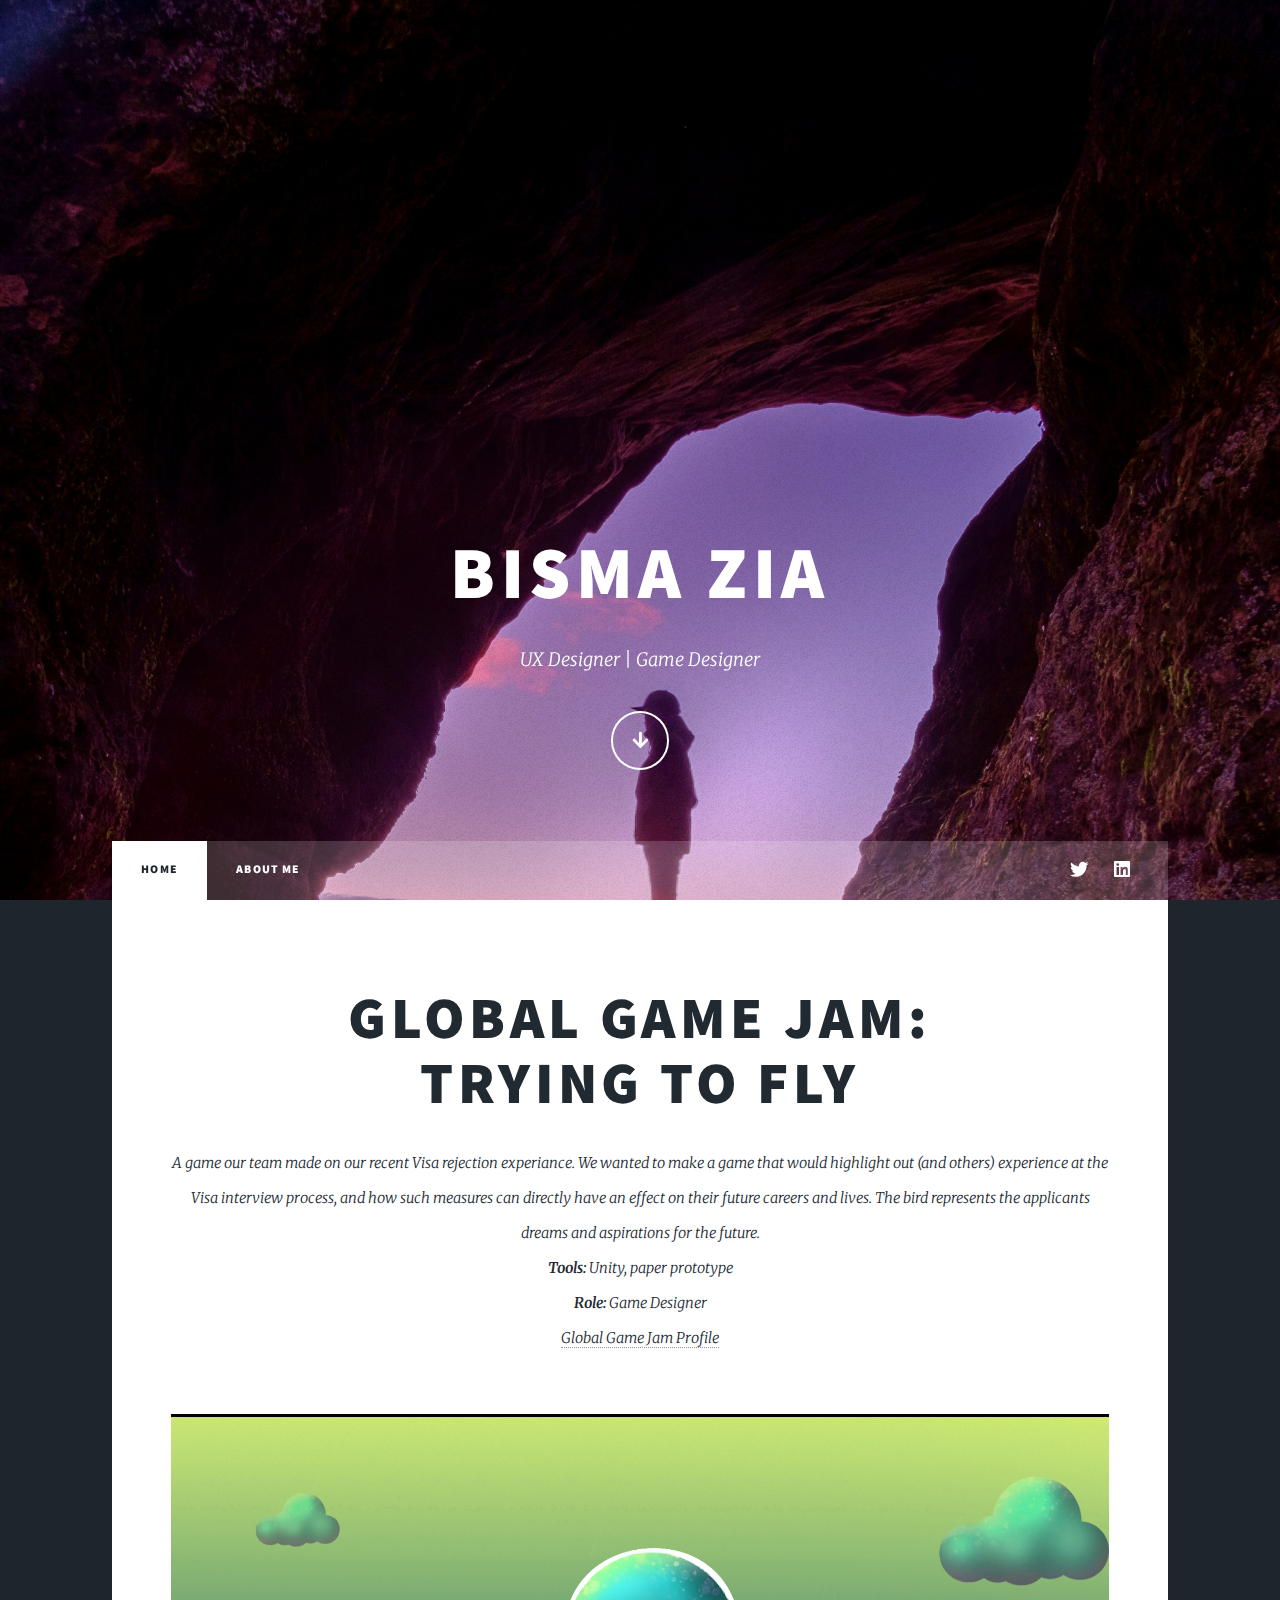
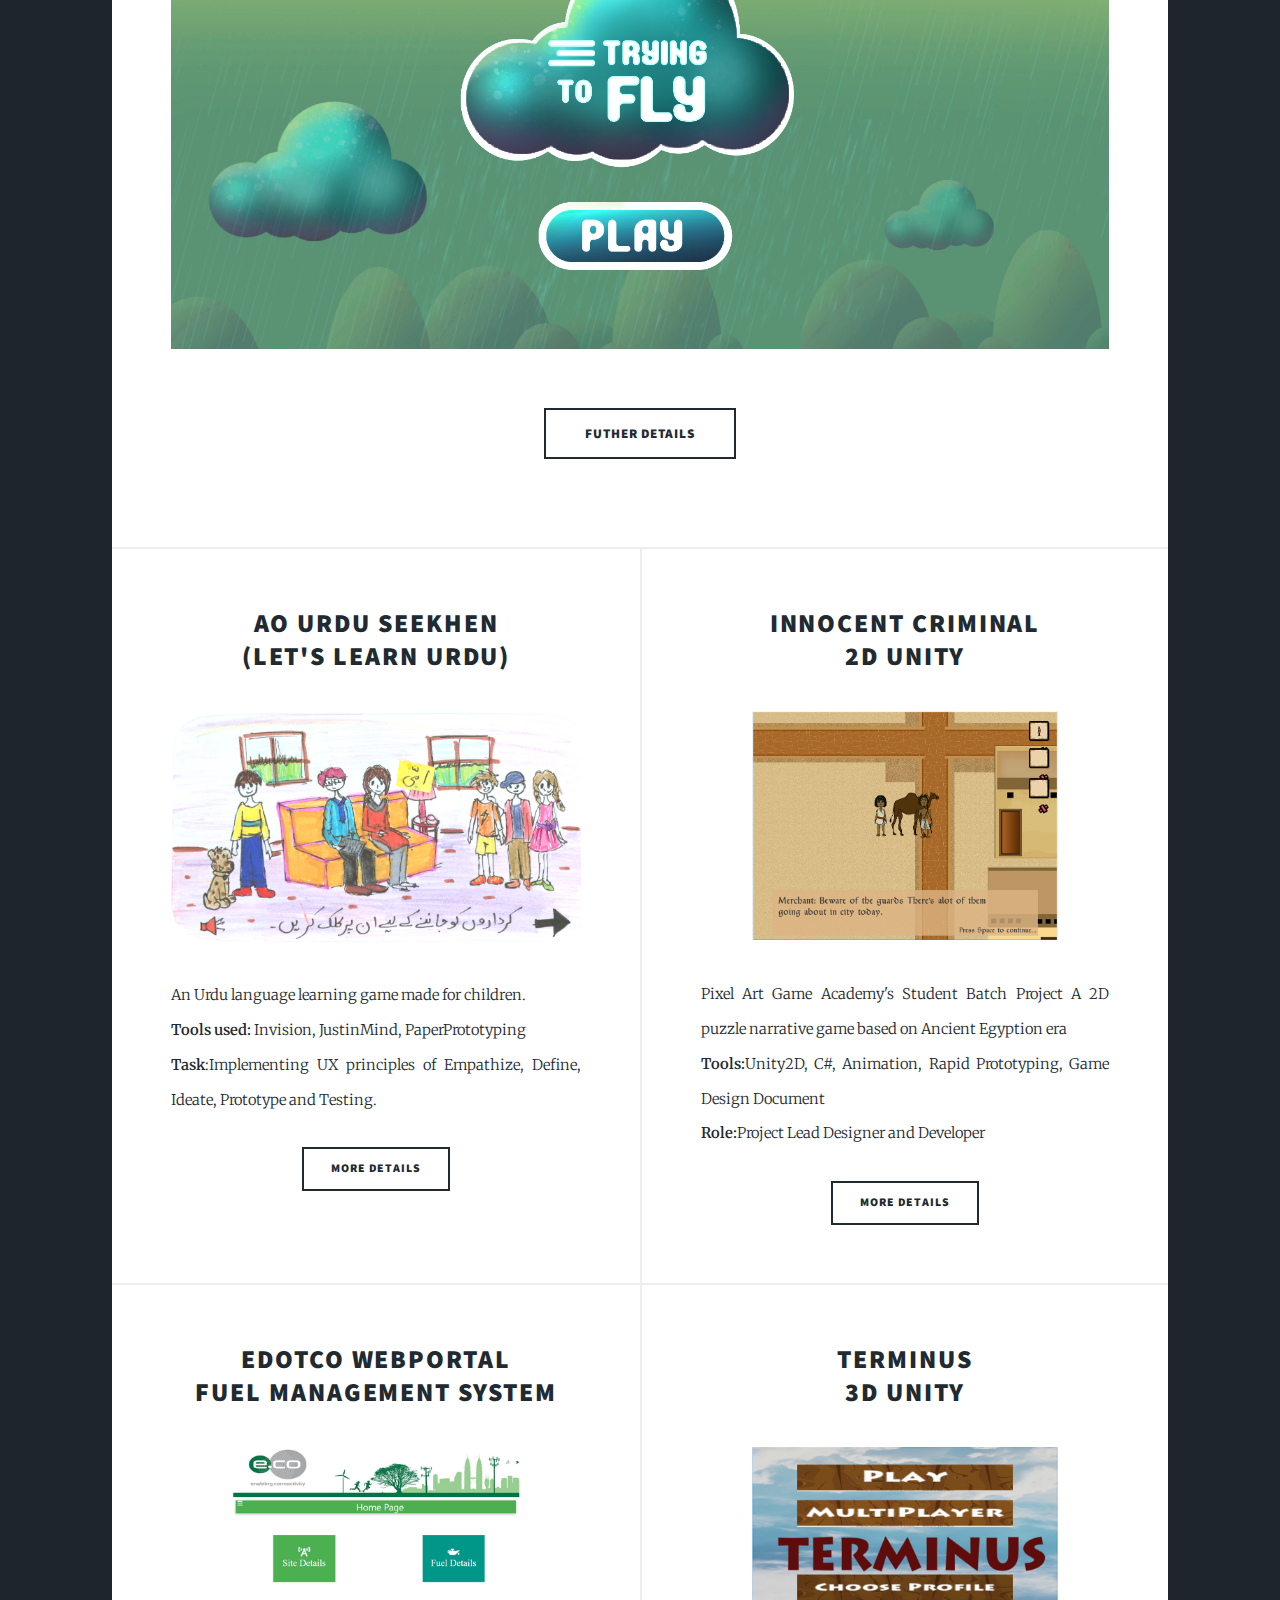
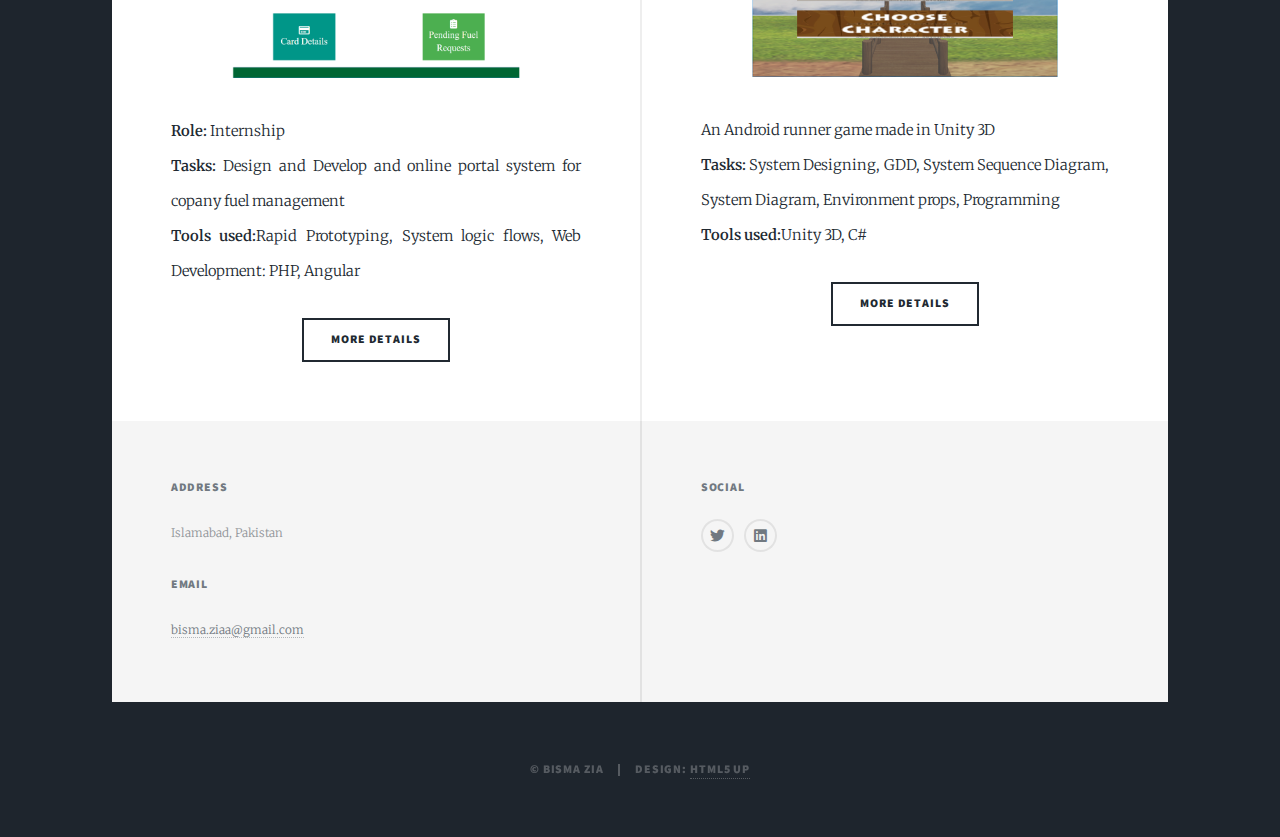
<file: index.html>
﻿<!DOCTYPE HTML>
<!--
	Massively by HTML5 UP
	html5up.net | @ajlkn
	Free for personal and commercial use under the CCA 3.0 license (html5up.net/license)
-->
<html>
	<head>
		<title>Bisma Zia - Porfolio</title>
		<meta charset="utf-8" />
		<meta name="viewport" content="width=device-width, initial-scale=1, user-scalable=no" />
		<link rel="stylesheet" href="assets/css/main.css" />
		<noscript><link rel="stylesheet" href="assets/css/noscript.css" /></noscript>
	</head>
	<body class="is-preload">

		<!-- Wrapper -->
			<div id="wrapper" class="fade-in">

				<!-- Intro -->
					<div id="intro">
						<h1>Bisma Zia</h1>
						<p>UX Designer | Game Designer</p>
						<ul class="actions">
							<li><a href="#header" class="button icon solid solo fa-arrow-down scrolly">Continue</a></li>
						</ul>
					</div>

				<!-- Header -->
					<header id="header">
						<a href="index.html" class="logo">Portfolio</a>
					</header>

				<!-- Nav -->
					<nav id="nav">
						<ul class="links">
							<li class="active"><a href="index.html">Home</a></li>
							<li><a href="generic.html">About Me</a></li>
						</ul>
						<ul class="icons">
							<li><a href="https://twitter.com/Doldydo" class="icon brands fa-twitter"><span class="label">Twitter</span></a></li>
							<li><a href="https://www.linkedin.com/in/bisma-zia-36243b80/" class="icon brands fa-linkedin"><span class="label">LinkedIn</span></a></li>
						</ul>
					</nav>

				<!-- Main -->
					<div id="main">

						<!-- Featured Post -->
							<article class="post featured">
								<header class="major">
									<h2><a href="#">Global Game Jam:<br />
									Trying to Fly</a></h2>
                                    <p>
                                        A game our team made on our recent Visa rejection experiance.
                                        We wanted to make a game that would highlight out (and others) experience at the Visa interview process,
                                        and how such measures can directly have an effect on their future careers and lives. The bird represents
                                        the applicants dreams and aspirations for the future.
                                        <br>
                                        <strong>Tools:</strong> Unity, paper prototype
                                        <br>
                                        <strong>Role:</strong> Game Designer
                                        <br>
                                        <a href="https://globalgamejam.org/2020/games/trying-fly-0" ><span class="label">Global Game Jam Profile</span></a>
                                    </p>
								</header>
								<a href="#" class="image main"><img src="images/trying-to-fly.PNG" alt="" /></a>
								<ul class="actions special">
									<li><a href="detailed-projects.html" class="button large">Futher Details</a></li>
								</ul>
							</article>

						<!-- Posts -->
							<section class="posts">
                                <article>
                                    <header>
                                        <h2><a href="#">Ao Urdu Seekhen <br>(Let's Learn Urdu)</a></h2>
                                    </header>
                                    <a href="#" class="image fit"><img src="images/ao-urdu-seekhen.png" alt="" /></a>
                                    <p>
                                        An Urdu language learning game made for children.
                                        <br><strong>Tools used:</strong> Invision, JustinMind, PaperPrototyping
                                        <br><strong>Task</strong>:Implementing UX principles of Empathize, Define, Ideate,
                                        Prototype and Testing.
                                    </p>
                                    <ul class="actions special">
                                        <li><a href="detailed-projects.html" class="button">More Details</a></li>
                                    </ul>
                                </article>
                                <article>
                                    <header>
                                        <h2><a href="#">Innocent Criminal<br>2D Unity</a></h2>
                                    </header>
                                    <a href="#" class="image fit"><img src="images/innocent-criminal.PNG" alt="" /></a>
                                    <p>
                                        Pixel Art Game Academy's Student Batch Project
                                        A 2D puzzle narrative game based on Ancient Egyption era
                                        <br><strong>Tools:</strong>Unity2D, C#, Animation, Rapid Prototyping, Game Design Document
                                        <br><strong>Role:</strong>Project Lead Designer and Developer
                                    </p>
                                    <ul class="actions special">
                                    <li><a href="detailed-projects.html" class="button">More Details</a></li>
                                    </ul>
                                </article>
                                <article>
                                    <header>
                                        <h2><a href="#">Edotco Webportal <br>Fuel Management System</a></h2>
                                    </header>
                                    <a href="#" class="image fit"><img src="images/edotco-web-portal.png" alt="" /></a>
                                    <p>
                                        <strong>Role:</strong> Internship
                                        <br><strong>Tasks:</strong> Design and Develop and online portal system for copany fuel management
                                        <br><strong>Tools used:</strong>Rapid Prototyping, System logic flows, Web Development: PHP, Angular
                                    </p>
                                    <ul class="actions special">
                                        <li><a href="detailed-projects.html" class="button">More Details</a></li>
                                    </ul>
                        </article>
                        <article>
                            <header>
                                <h2><a href="#">Terminus<br>3D Unity</a></h2>
                            </header>
                            <a href="#" class="image fit"><img src="images/FYP1.PNG" alt="" /></a>
                            <p>
                                An Android runner game made in Unity 3D
                                <br><strong>Tasks:</strong> System Designing, GDD, System Sequence Diagram, System Diagram, Environment props, Programming
                                <br><strong>Tools used:</strong>Unity 3D, C#
                            </p>
                            <ul class="actions special">
                                <li><a href="detailed-projects.html" class="button">More Details</a></li>
                            </ul>
                                </article>
								
							</section>						
					</div>

				<!-- Footer -->
                    <footer id="footer">
                        <section>
                            <section class="split contact">
                                <section class="alt">
                                    <h3>Address</h3>
                                    <p>
                                        Islamabad, Pakistan
                                    </p>
                                </section>
                                <section>
                                    <h3>Email</h3>
                                    <p><a href="#">bisma.ziaa@gmail.com</a></p>
                                </section>

                            </section>
                        </section>
 
                        <section>
                            <h3>Social</h3>
                            <ul class="icons alt">
                                <li><a href="https://twitter.com/Doldydo" class="icon brands alt fa-twitter"><span class="label">Twitter</span></a></li>
                                <li><a href="https://www.linkedin.com/in/bisma-zia-36243b80/" class="icon brands alt fa-linkedin"><span class="label">LinkedIn</span></a></li>
                            </ul>
                        </section>
                    </footer>

				<!-- Copyright -->
					<div id="copyright">
						<ul><li>&copy; Bisma Zia</li><li>Design: <a href="https://html5up.net">HTML5 UP</a></li></ul>
					</div>

			</div>

		<!-- Scripts -->
			<script src="assets/js/jquery.min.js"></script>
			<script src="assets/js/jquery.scrollex.min.js"></script>
			<script src="assets/js/jquery.scrolly.min.js"></script>
			<script src="assets/js/browser.min.js"></script>
			<script src="assets/js/breakpoints.min.js"></script>
			<script src="assets/js/util.js"></script>
			<script src="assets/js/main.js"></script>

	</body>
</html>
</file>
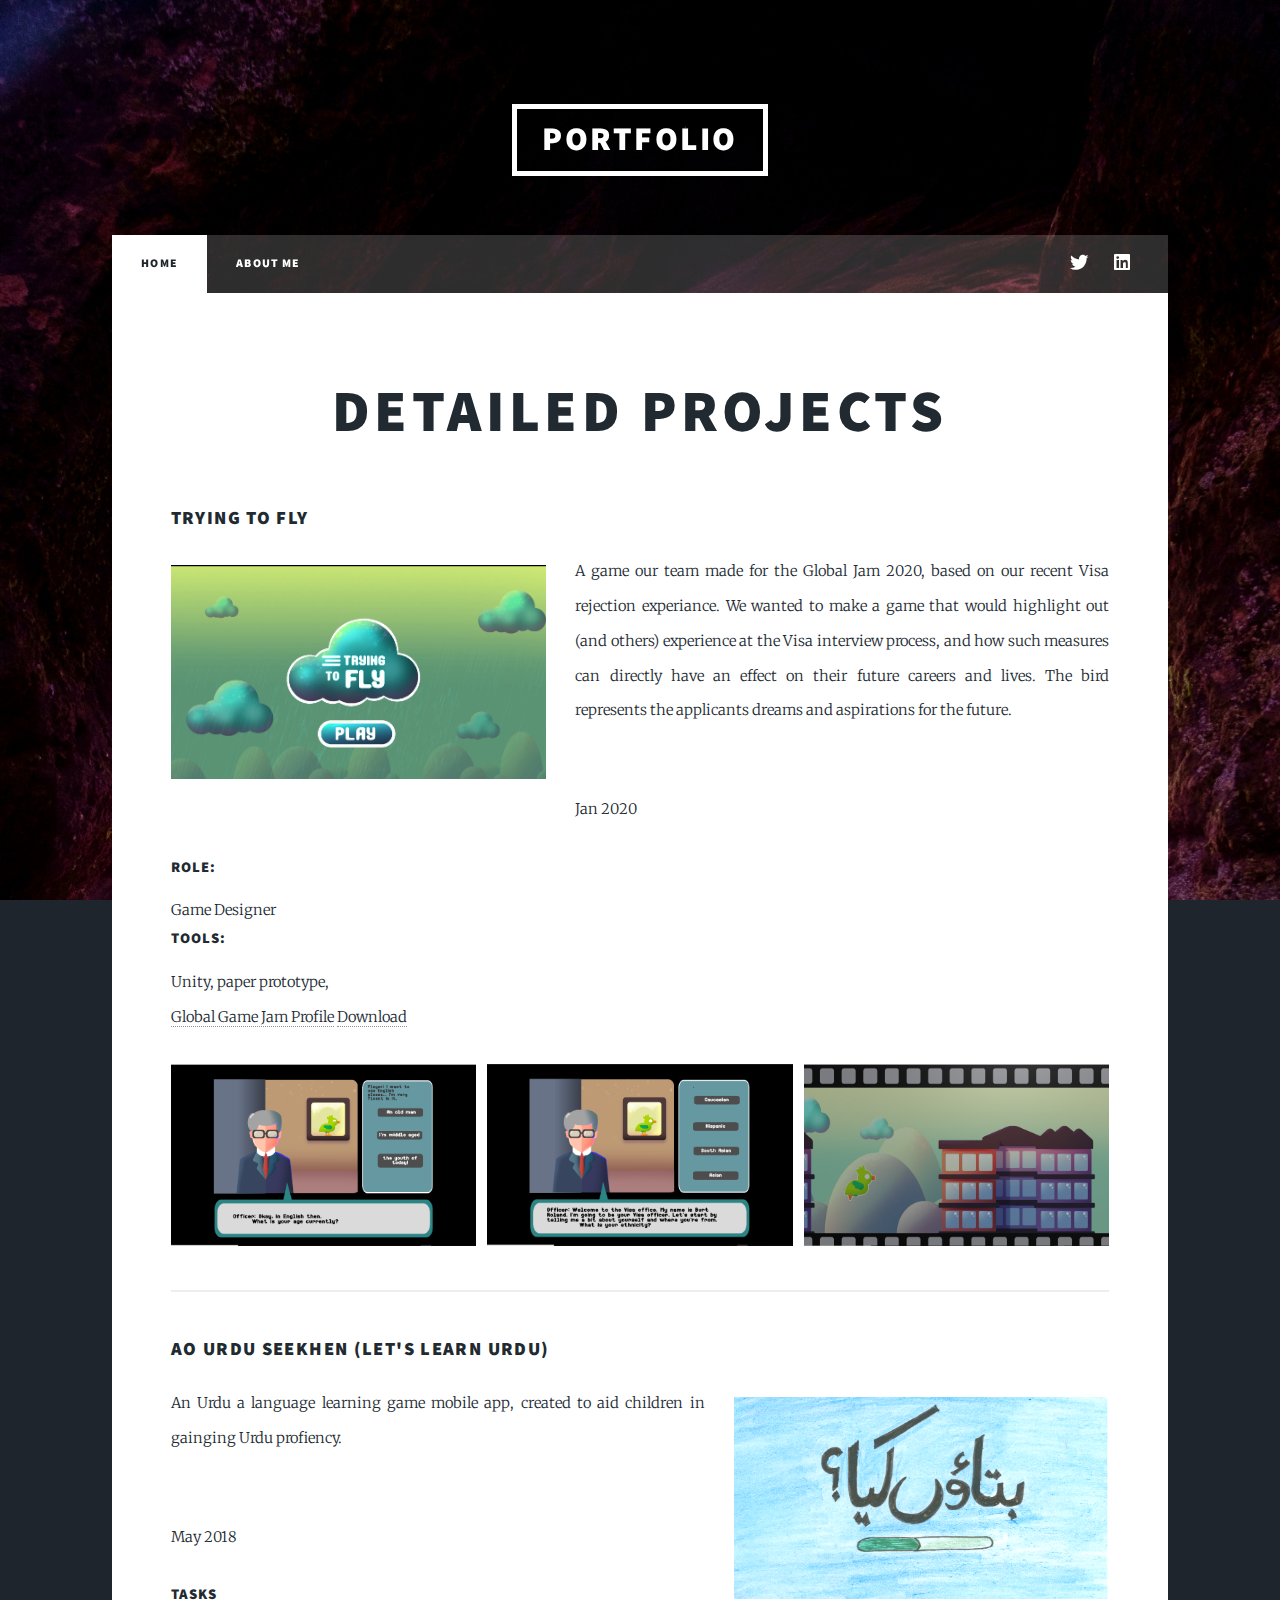
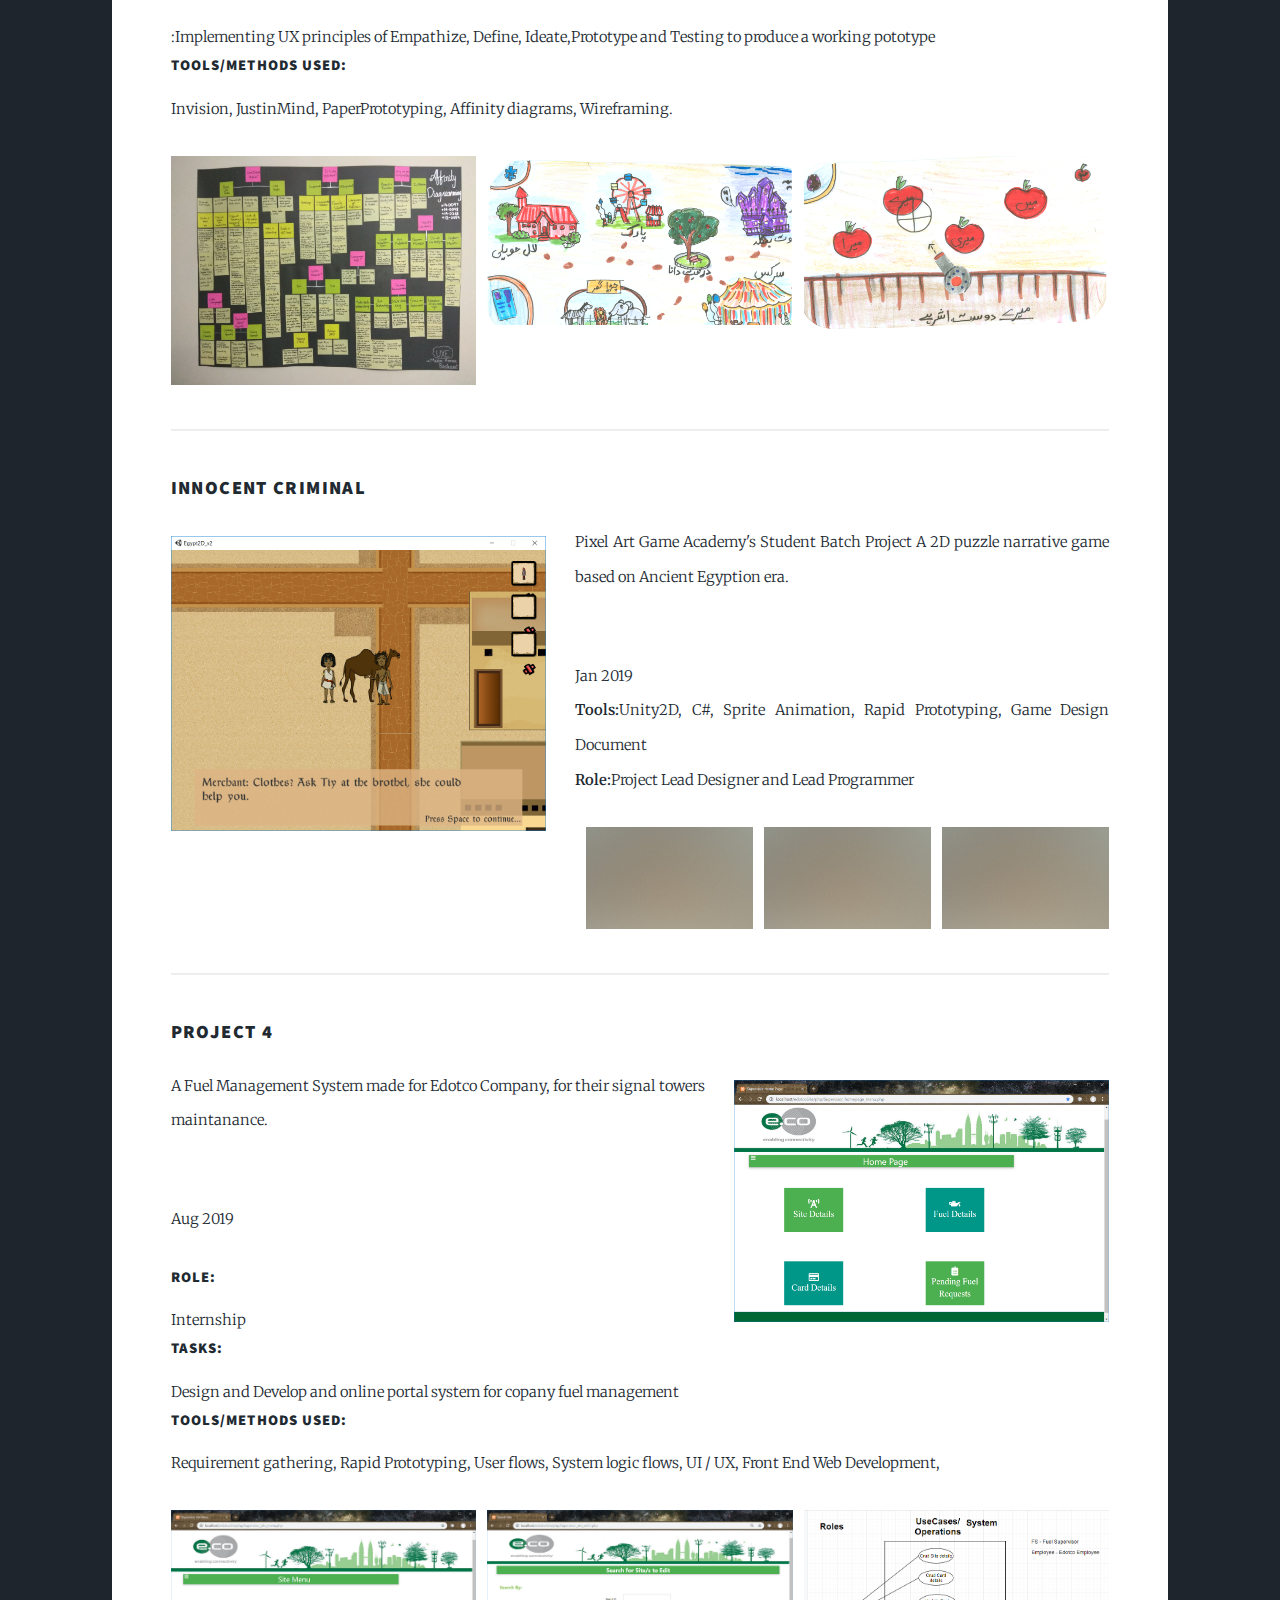
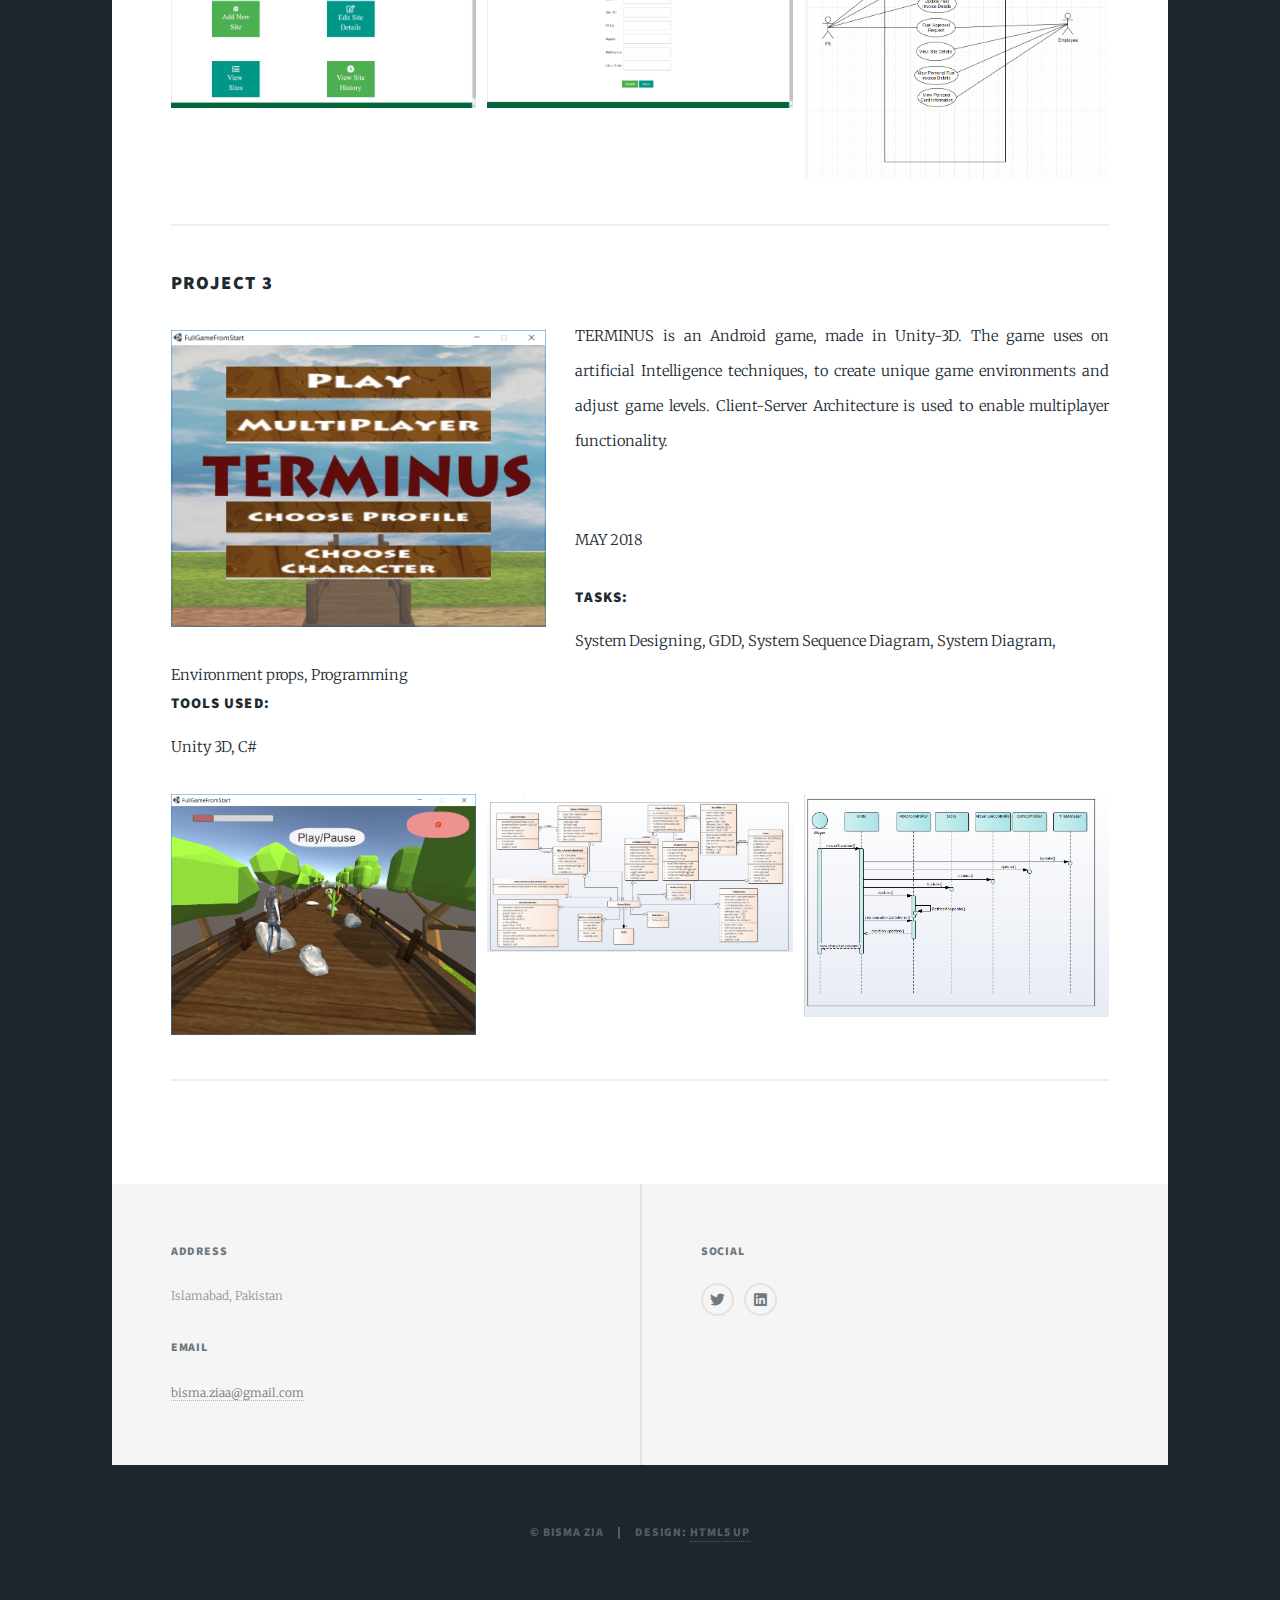
<file: detailed-projects.html>
﻿<!DOCTYPE HTML>
<!--
    Massively by HTML5 UP
    html5up.net | @ajlkn
    Free for personal and commercial use under the CCA 3.0 license (html5up.net/license)
-->
<html>
<head>
    <title>Detailed Projects</title>
    <meta charset="utf-8" />
    <meta name="viewport" content="width=device-width, initial-scale=1, user-scalable=no" />
    <link rel="stylesheet" href="assets/css/main.css" />
    <noscript><link rel="stylesheet" href="assets/css/noscript.css" /></noscript>
</head>
<body class="is-preload">

    <!-- Wrapper -->
    <div id="wrapper">

        <!-- Header -->
        <header id="header">
            <a href="index.html" class="logo">Portfolio</a>
        </header>

        <!-- Nav -->
        <nav id="nav">
            <ul class="links">
                <li class="active"><a href="index.html">Home</a></li>
                <li><a href="generic.html">About Me</a></li>
            </ul>
            <ul class="icons">
                <li><a href="https://twitter.com/Doldydo" class="icon brands fa-twitter"><span class="label">Twitter</span></a></li>
                <li><a href="https://www.linkedin.com/in/bisma-zia-36243b80/" class="icon brands fa-linkedin"><span class="label">LinkedIn</span></a></li>
            </ul>
        </nav>

        <!-- Main -->
        <div id="main">

            <!-- Post -->
            <section class="post">
                <header class="major">
                    <h1>
                        Detailed Projects
                    </h1>
                </header>


                <!--new project-->
                <h3>Trying to Fly</h3>
                <p>
                    <span class="image left"><img src="images/project1/trying-to-fly.PNG" alt="" /></span>
                    A game our team made for the Global Jam 2020, based on our recent Visa rejection experiance.
                    We wanted to make a game that would highlight out (and others) experience at the Visa interview process,
                    and how such measures can directly have an effect on their future careers and lives. The bird represents
                    the applicants dreams and aspirations for the future.
                </p><p>
                    <br>Jan 2020
                    <br><h4>Role:</h4> Game Designer
                    <br><h4>Tools:</h4> Unity, paper prototype,
                    <br>
                    <a href="https://globalgamejam.org/2020/games/trying-fly-0"><span class="label">Global Game Jam Profile</span></a>
                    <a href="https://drive.google.com/drive/u/0/folders/1B7iB6qt97VI6etDZ3UN52dgY6qq_yIyW"><span class="label">Download</span></a>
                </p>
                <div class="box alt">
                    <div class="row gtr-50 gtr-uniform">
                        <div class="col-4"><span class="image fit"><img src="images/project1/trying-to-fly-2.PNG" alt="" /></span></div>
                        <div class="col-4"><span class="image fit"><img src="images/project1/trying-to-fly-3.PNG" alt="" /></span></div>
                        <div class="col-4"><span class="image fit"><img src="images/project1/trying-to-fly-4.PNG" alt="" /></span></div>
                        <br>
                    </div>
                </div>
                <hr />

                <!--new project-->

                <h3>Ao urdu Seekhen (Let's Learn Urdu)</h3>
                <p>
                    <span class="image right"><img src="images/project2/ao-urdu-seekhen-1.png" alt="" /></span>
                    An Urdu a language learning game mobile app, created to aid children in gainging Urdu profiency.

                </p><p>

                    <br>May 2018
                    <br><h4>Tasks</h4>:Implementing UX principles of Empathize, Define, Ideate,Prototype and Testing to produce a working pototype
                    <br><h4>Tools/Methods used:</h4> Invision, JustinMind, PaperPrototyping, Affinity diagrams, Wireframing.
                </p>
                <div class="box alt">
                    <div class="row gtr-50 gtr-uniform">
                        <div class="col-4"><span class="image fit"><img src="images/project2/AffinityDiagram.jpeg" alt="" /></span></div>
                        <div class="col-4"><span class="image fit"><img src="images/project2/ao-urdu-seekhen-2.png" alt="" /></span></div>
                        <div class="col-4"><span class="image fit"><img src="images/project2/ao-urdu-seekhen-3.png" alt="" /></span></div>
                        <br>

                    </div>
                </div>
                <hr />

                <!--new project-->


                <h3>Innocent Criminal</h3>
                <p>
                    <span class="image left"><img src="images/project3/Character_Interaction_Camel_4.PNG" alt="" /></span>
                    Pixel Art Game Academy's Student Batch Project
                    A 2D puzzle narrative game based on Ancient Egyption era.
                </p><p>
                    <br>Jan 2019
                    <br><strong>Tools:</strong>Unity2D, C#, Sprite Animation, Rapid Prototyping, Game Design Document
                    <br><strong>Role:</strong>Project Lead Designer and Lead Programmer

                </p>

                <div class="box alt">
                    <div class="row gtr-50 gtr-uniform">
                        <div class="col-4"><span class="image fit"><img src="images/pic02.jpg" alt="" /></span></div>
                        <div class="col-4"><span class="image fit"><img src="images/pic02.jpg" alt="" /></span></div>
                        <div class="col-4"><span class="image fit"><img src="images/pic02.jpg" alt="" /></span></div>
                        <br>
                    </div>
                </div>
                <hr />

                <!--new project-->
                <h3>Project 4</h3>
                <p>
                    <span class="image right"><img src="images/project4/edotco-web-portal-1.png" alt="" /></span>

                    A Fuel Management System made for Edotco Company, for their signal towers maintanance.

                </p><p>

                    <br>
                    Aug 2019
                    <h4>Role:</h4> Internship
                    <br><h4>Tasks:</h4> Design and Develop and online portal system for copany fuel management
                    <br><h4>Tools/Methods used:</h4>Requirement gathering, Rapid Prototyping, User flows, System logic flows, UI / UX, Front End Web Development,
                </p>
                <div class="box alt">
                    <div class="row gtr-50 gtr-uniform">
                        <div class="col-4"><span class="image fit"><img src="images/project4/edotco-web-portal-2.png" alt="" /></span></div>
                        <div class="col-4"><span class="image fit"><img src="images/project4/edotco-web-portal-3.png" alt="" /></span></div>
                        <div class="col-4"><span class="image fit"><img src="images/project4/edotco-web-portal-4.png" alt="" /></span></div>
                    </div>
                </div>
                <hr />

                <!--new project-->


                <h3>Project 3</h3>
                <p>
                    <span class="image left"><img src="images/project5/FYP1.PNG" alt="" /></span>
                    TERMINUS is an Android game, made in Unity-3D. The game uses on artificial Intelligence techniques, to create unique game environments and adjust game levels.
                    Client-Server Architecture is used to enable multiplayer functionality.

                </p><p>

                    <br />MAY 2018
                    <br><h4>Tasks:</h4> System Designing, GDD, System Sequence Diagram, System Diagram, Environment props, Programming
                    <br><h4>Tools used:</h4>Unity 3D, C#
                </p>
                <div class="box alt">
                    <div class="row gtr-50 gtr-uniform">
                        <div class="col-4"><span class="image fit"><img src="images/project5/FYP3.PNG" alt="" /></span></div>
                        <div class="col-4"><span class="image fit"><img src="images/project5/ClassDiagram.PNG" alt="" /></span></div>
                        <div class="col-4"><span class="image fit"><img src="images/project5/SD_moveCharacter.PNG" alt="" /></span></div>
                        <br>
                    </div>
                </div>

                <hr />


            </section>

        </div>

        <!-- Footer -->
        <footer id="footer">
            <section>
                <section class="split contact">
                    <section class="alt">
                        <h3>Address</h3>
                        <p>
                            Islamabad, Pakistan
                        </p>
                    </section>
                    <section>
                        <h3>Email</h3>
                        <p><a href="#">bisma.ziaa@gmail.com</a></p>
                    </section>

                </section>
            </section>

            <section>
                <h3>Social</h3>
                <ul class="icons alt">
                    <li><a href="https://twitter.com/Doldydo" class="icon brands alt fa-twitter"><span class="label">Twitter</span></a></li>
                    <li><a href="https://www.linkedin.com/in/bisma-zia-36243b80/" class="icon brands alt fa-linkedin"><span class="label">LinkedIn</span></a></li>
                </ul>
            </section>
        </footer>

        <!-- Copyright -->
        <div id="copyright">
            <ul><li>&copy; Bisma Zia</li><li>Design: <a href="https://html5up.net">HTML5 UP</a></li></ul>
        </div>

    </div>

    <!-- Scripts -->
    <script src="assets/js/jquery.min.js"></script>
    <script src="assets/js/jquery.scrollex.min.js"></script>
    <script src="assets/js/jquery.scrolly.min.js"></script>
    <script src="assets/js/browser.min.js"></script>
    <script src="assets/js/breakpoints.min.js"></script>
    <script src="assets/js/util.js"></script>
    <script src="assets/js/main.js"></script>

</body>
</html>
</file>
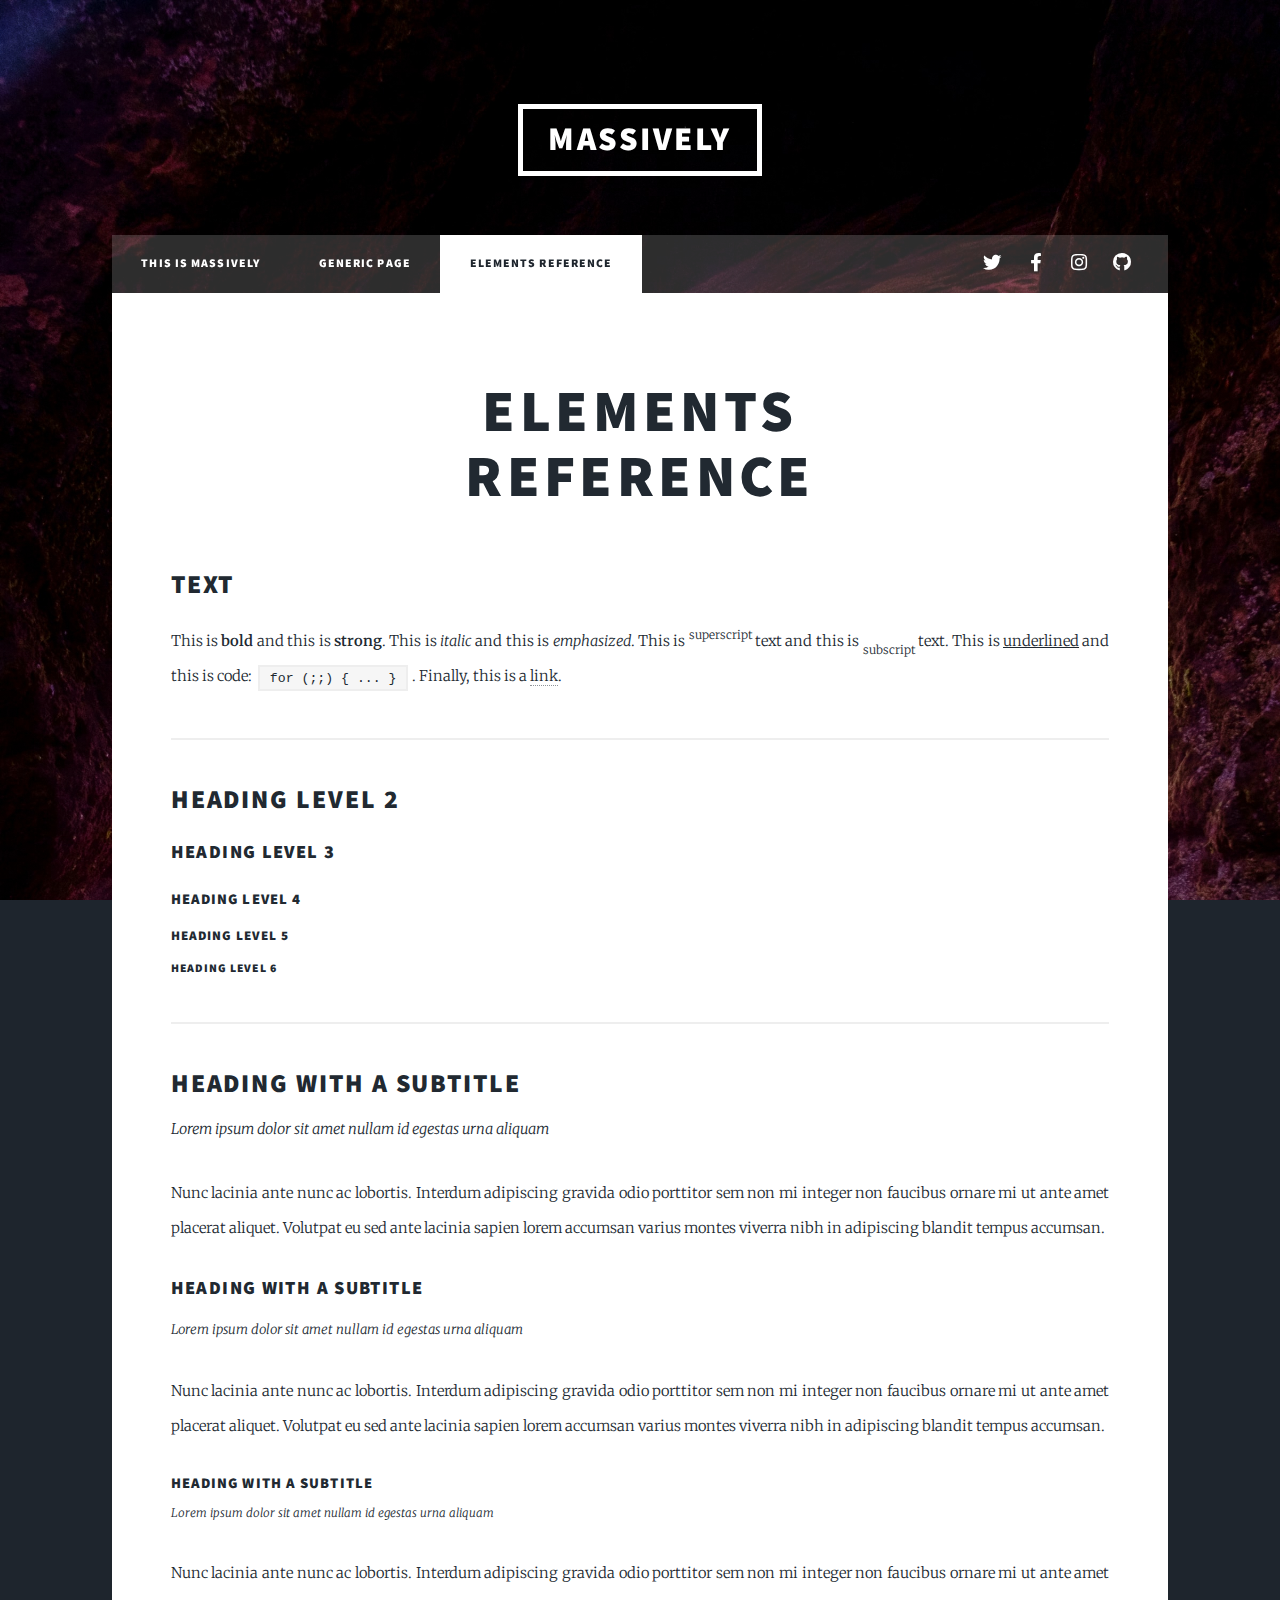
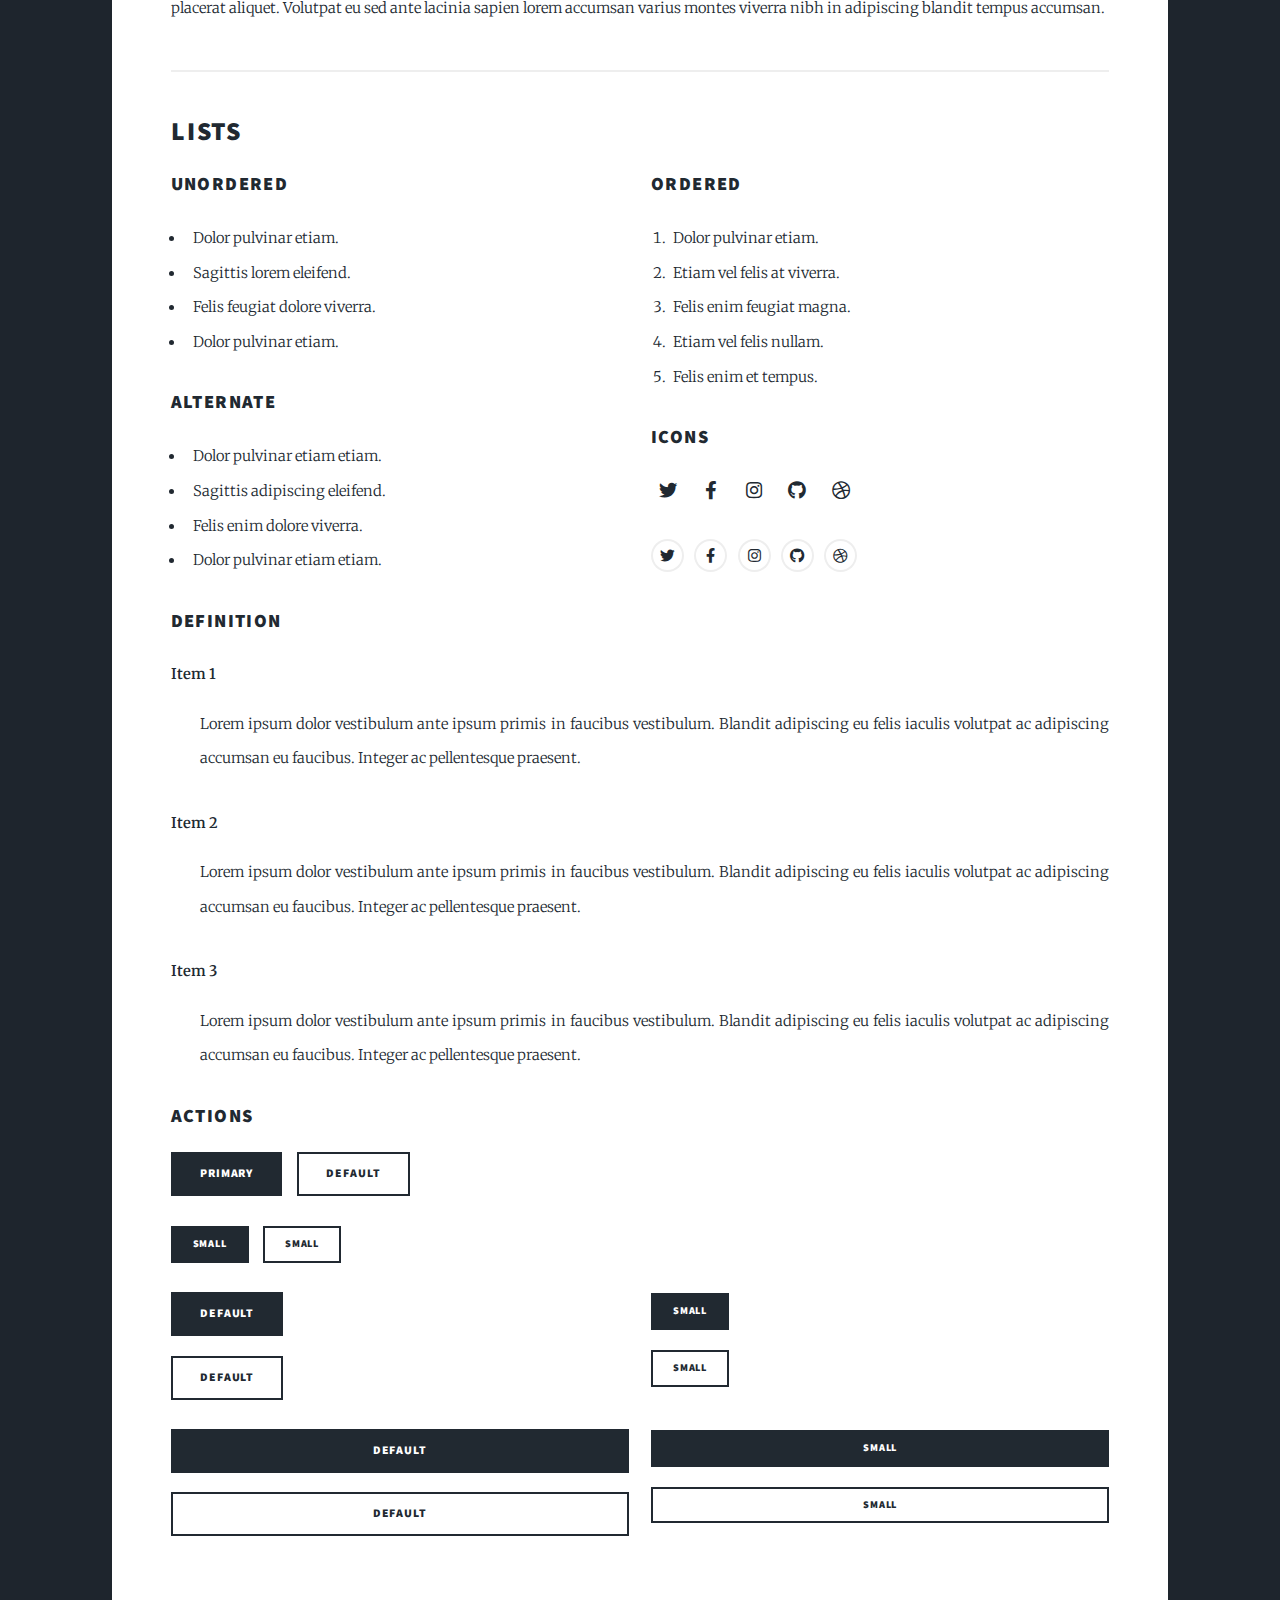
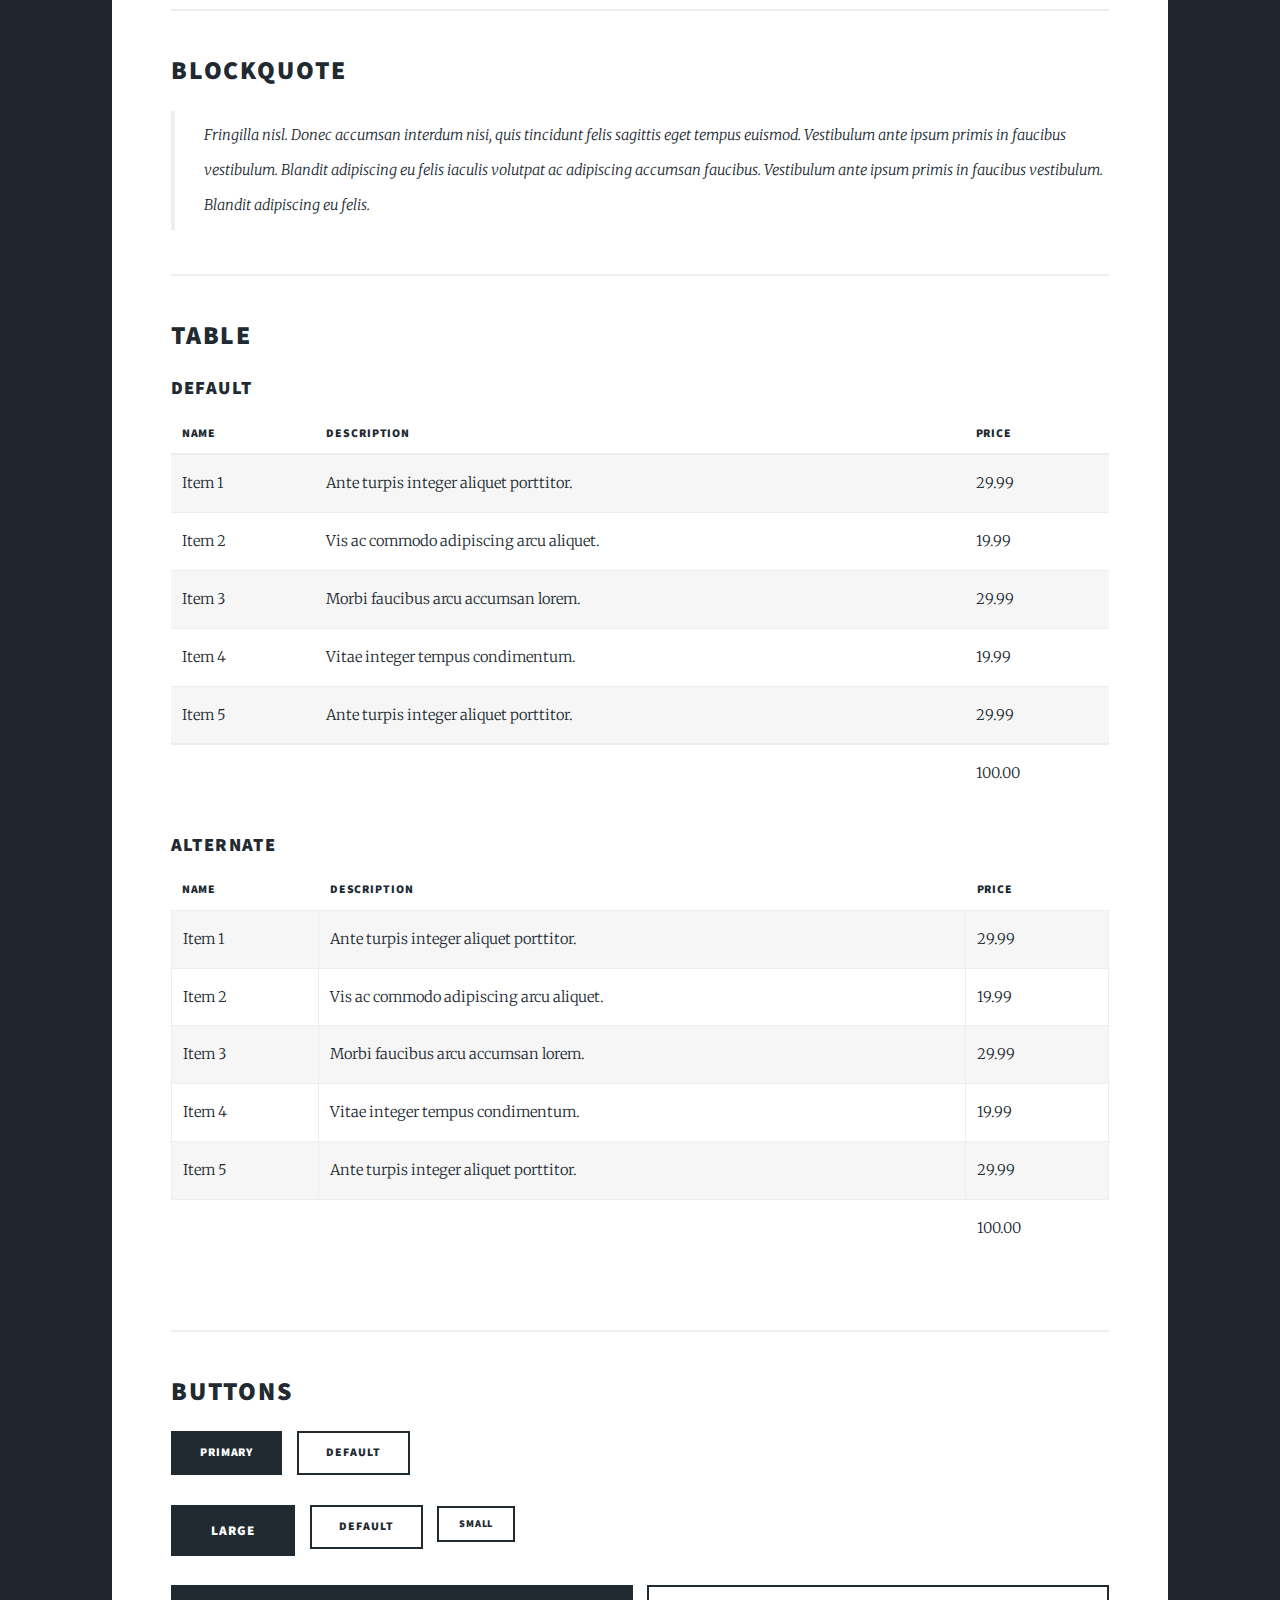
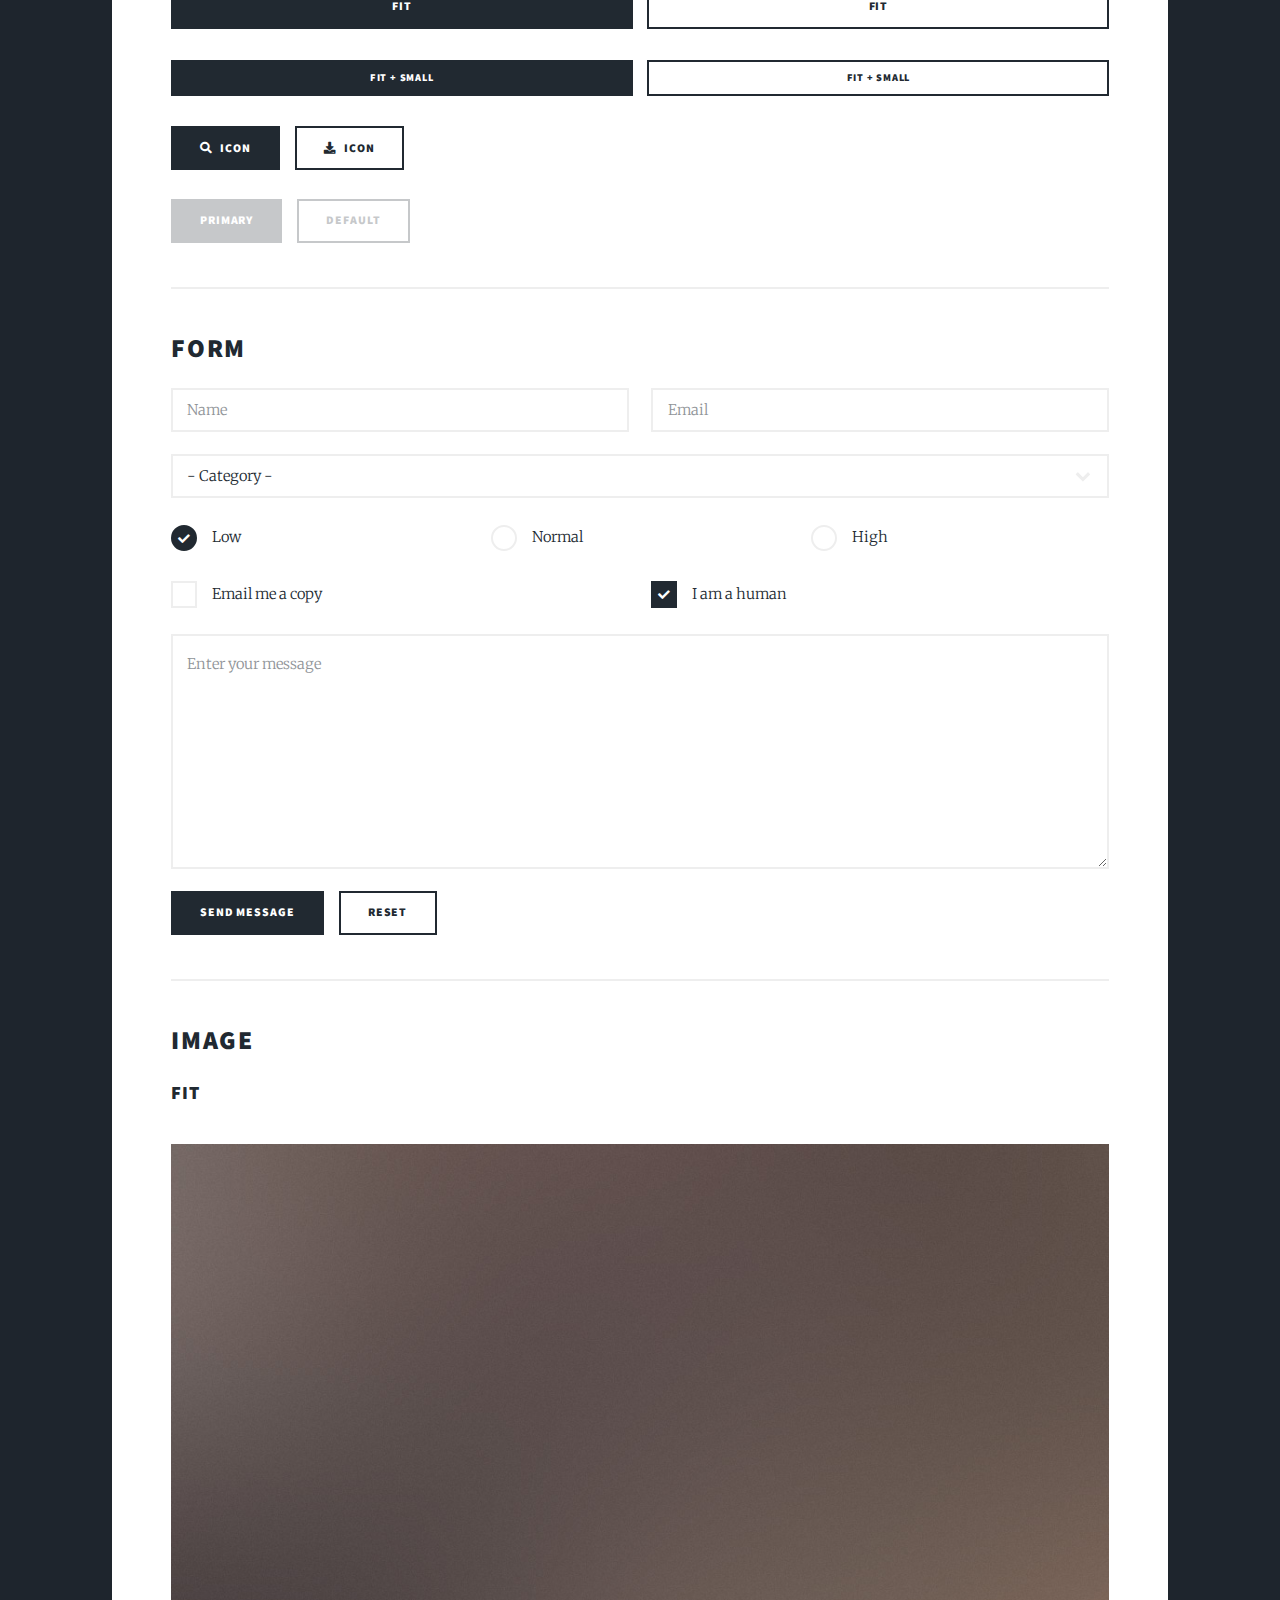
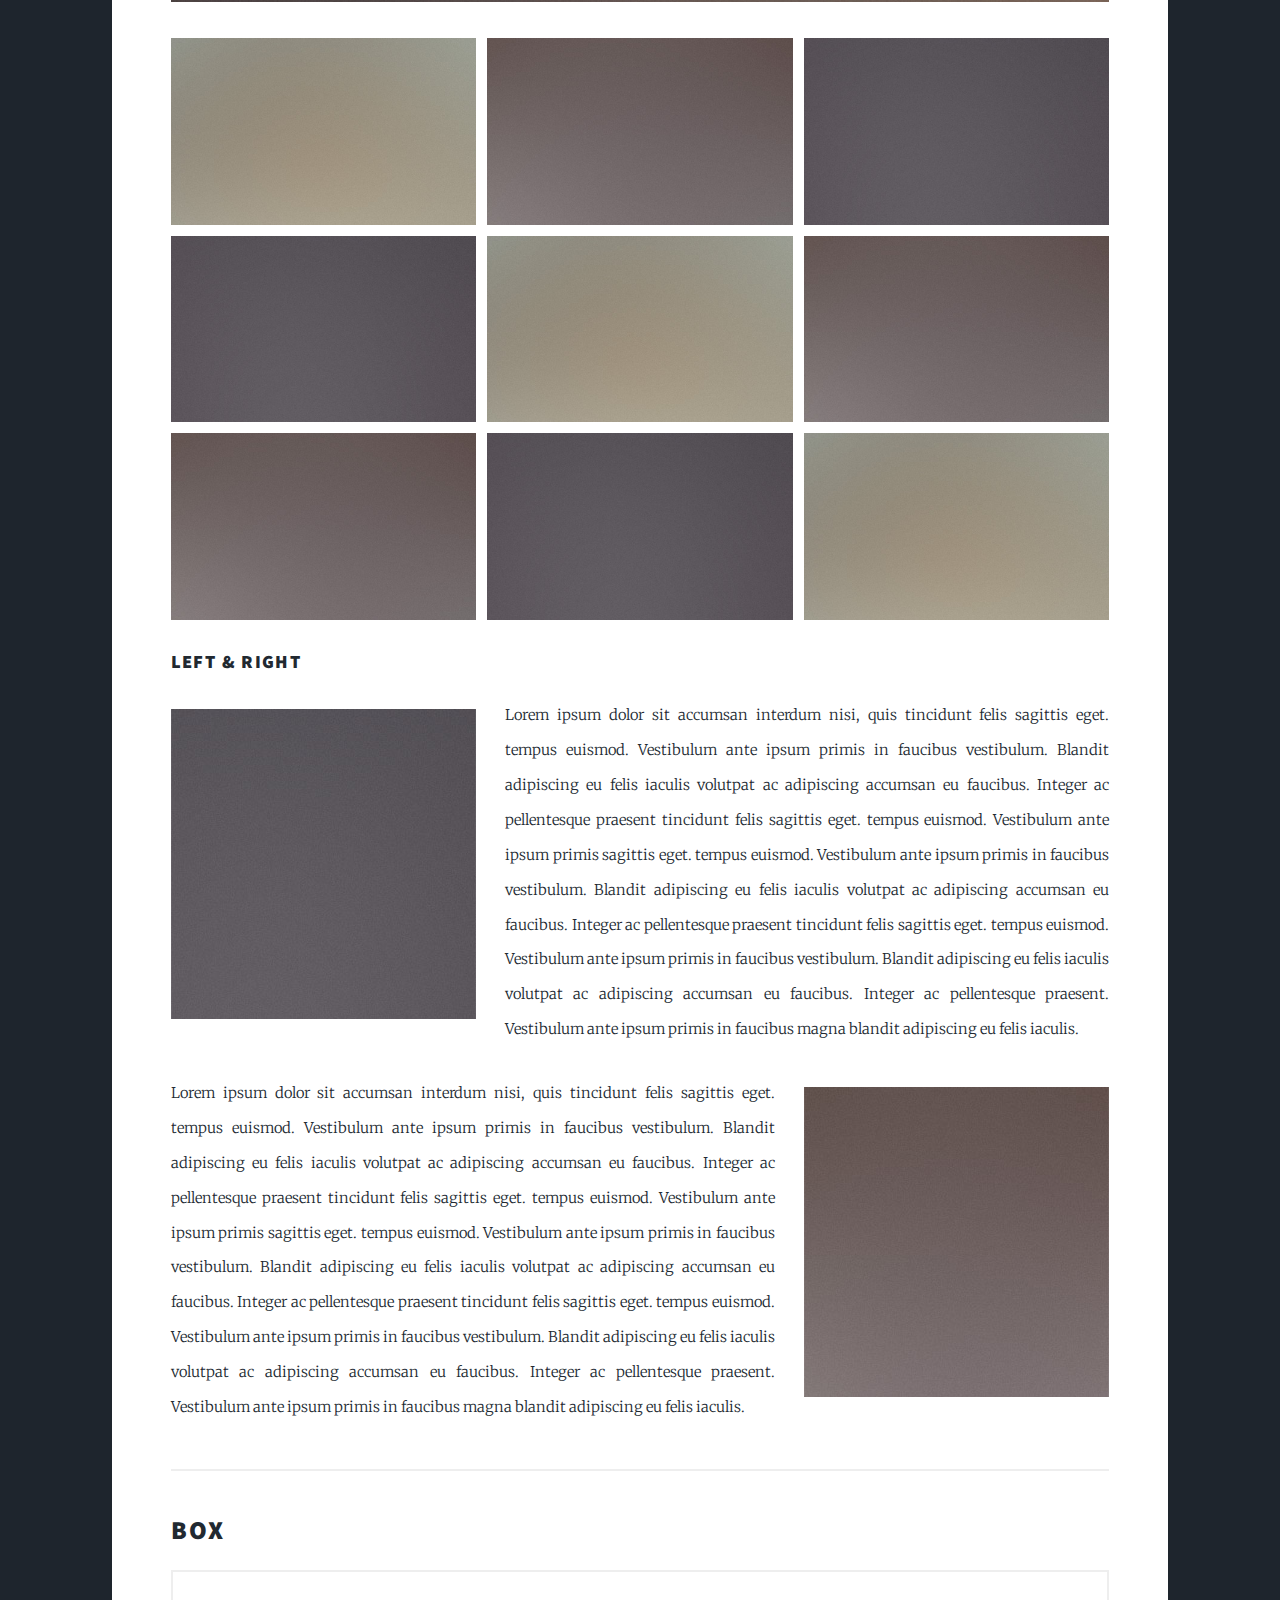
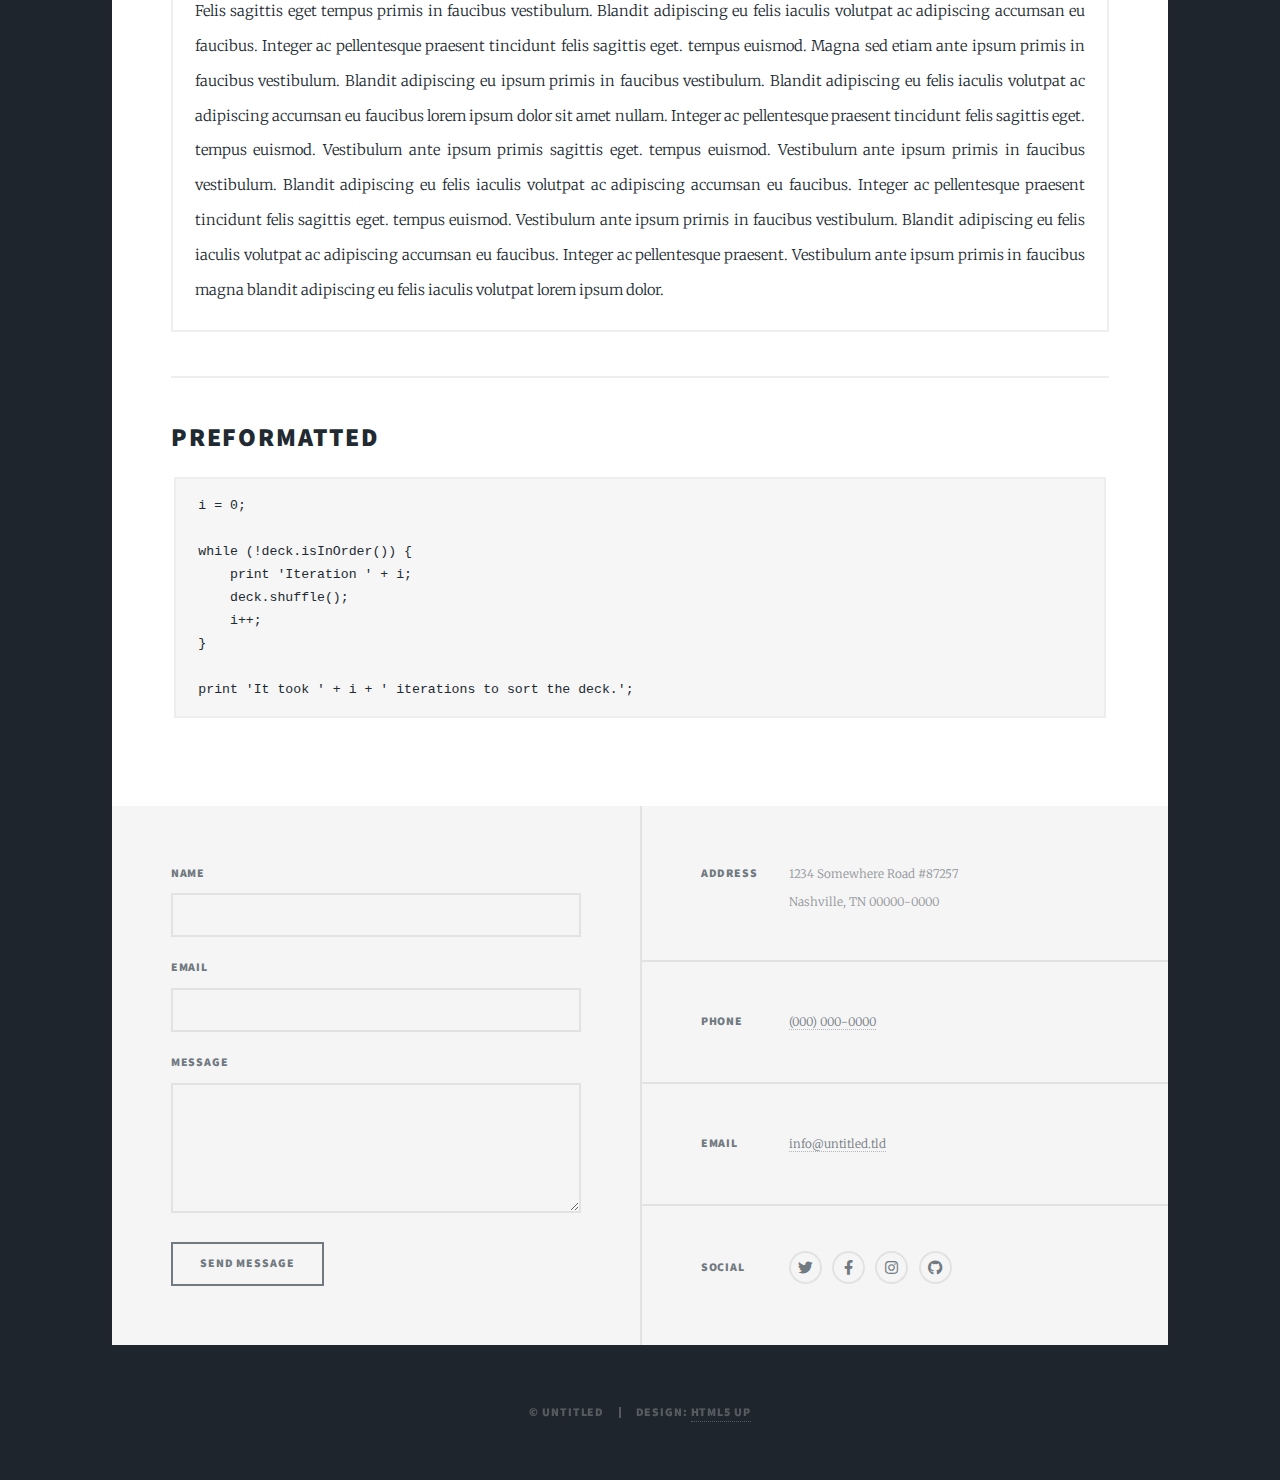
<file: elements.html>
<!DOCTYPE HTML>
<!--
	Massively by HTML5 UP
	html5up.net | @ajlkn
	Free for personal and commercial use under the CCA 3.0 license (html5up.net/license)
-->
<html>
	<head>
		<title>Elements Reference - Massively by HTML5 UP</title>
		<meta charset="utf-8" />
		<meta name="viewport" content="width=device-width, initial-scale=1, user-scalable=no" />
		<link rel="stylesheet" href="assets/css/main.css" />
		<noscript><link rel="stylesheet" href="assets/css/noscript.css" /></noscript>
	</head>
	<body class="is-preload">

		<!-- Wrapper -->
			<div id="wrapper">

				<!-- Header -->
					<header id="header">
						<a href="index.html" class="logo">Massively</a>
					</header>

				<!-- Nav -->
					<nav id="nav">
						<ul class="links">
							<li><a href="index.html">This is Massively</a></li>
							<li><a href="generic.html">Generic Page</a></li>
							<li class="active"><a href="elements.html">Elements Reference</a></li>
						</ul>
						<ul class="icons">
							<li><a href="#" class="icon brands fa-twitter"><span class="label">Twitter</span></a></li>
							<li><a href="#" class="icon brands fa-facebook-f"><span class="label">Facebook</span></a></li>
							<li><a href="#" class="icon brands fa-instagram"><span class="label">Instagram</span></a></li>
							<li><a href="#" class="icon brands fa-github"><span class="label">GitHub</span></a></li>
						</ul>
					</nav>

				<!-- Main -->
					<div id="main">

						<!-- Post -->
							<section class="post">
								<header class="major">
									<h1>Elements<br />
									Reference</h1>
								</header>

								<!-- Text stuff -->
									<h2>Text</h2>
									<p>This is <b>bold</b> and this is <strong>strong</strong>. This is <i>italic</i> and this is <em>emphasized</em>.
									This is <sup>superscript</sup> text and this is <sub>subscript</sub> text.
									This is <u>underlined</u> and this is code: <code>for (;;) { ... }</code>.
									Finally, this is a <a href="#">link</a>.</p>
									<hr />
									<h2>Heading Level 2</h2>
									<h3>Heading Level 3</h3>
									<h4>Heading Level 4</h4>
									<h5>Heading Level 5</h5>
									<h6>Heading Level 6</h6>
									<hr />
									<header>
										<h2>Heading with a Subtitle</h2>
										<p>Lorem ipsum dolor sit amet nullam id egestas urna aliquam</p>
									</header>
									<p>Nunc lacinia ante nunc ac lobortis. Interdum adipiscing gravida odio porttitor sem non mi integer non faucibus ornare mi ut ante amet placerat aliquet. Volutpat eu sed ante lacinia sapien lorem accumsan varius montes viverra nibh in adipiscing blandit tempus accumsan.</p>
									<header>
										<h3>Heading with a Subtitle</h3>
										<p>Lorem ipsum dolor sit amet nullam id egestas urna aliquam</p>
									</header>
									<p>Nunc lacinia ante nunc ac lobortis. Interdum adipiscing gravida odio porttitor sem non mi integer non faucibus ornare mi ut ante amet placerat aliquet. Volutpat eu sed ante lacinia sapien lorem accumsan varius montes viverra nibh in adipiscing blandit tempus accumsan.</p>
									<header>
										<h4>Heading with a Subtitle</h4>
										<p>Lorem ipsum dolor sit amet nullam id egestas urna aliquam</p>
									</header>
									<p>Nunc lacinia ante nunc ac lobortis. Interdum adipiscing gravida odio porttitor sem non mi integer non faucibus ornare mi ut ante amet placerat aliquet. Volutpat eu sed ante lacinia sapien lorem accumsan varius montes viverra nibh in adipiscing blandit tempus accumsan.</p>

									<hr />

								<!-- Lists -->
									<h2>Lists</h2>
									<div class="row">
										<div class="col-6 col-12-small">

											<h3>Unordered</h3>
											<ul>
												<li>Dolor pulvinar etiam.</li>
												<li>Sagittis lorem eleifend.</li>
												<li>Felis feugiat dolore viverra.</li>
												<li>Dolor pulvinar etiam.</li>
											</ul>

											<h3>Alternate</h3>
											<ul class="alt">
												<li>Dolor pulvinar etiam etiam.</li>
												<li>Sagittis adipiscing eleifend.</li>
												<li>Felis enim dolore viverra.</li>
												<li>Dolor pulvinar etiam etiam.</li>
											</ul>

										</div>
										<div class="col-6 col-12-small">

											<h3>Ordered</h3>
											<ol>
												<li>Dolor pulvinar etiam.</li>
												<li>Etiam vel felis at viverra.</li>
												<li>Felis enim feugiat magna.</li>
												<li>Etiam vel felis nullam.</li>
												<li>Felis enim et tempus.</li>
											</ol>

											<h3>Icons</h3>
											<ul class="icons">
												<li><a href="#" class="icon brands fa-twitter"><span class="label">Twitter</span></a></li>
												<li><a href="#" class="icon brands fa-facebook-f"><span class="label">Facebook</span></a></li>
												<li><a href="#" class="icon brands fa-instagram"><span class="label">Instagram</span></a></li>
												<li><a href="#" class="icon brands fa-github"><span class="label">Github</span></a></li>
												<li><a href="#" class="icon brands fa-dribbble"><span class="label">Dribbble</span></a></li>
											</ul>
											<ul class="icons alt">
												<li><a href="#" class="icon brands alt fa-twitter"><span class="label">Twitter</span></a></li>
												<li><a href="#" class="icon brands alt fa-facebook-f"><span class="label">Facebook</span></a></li>
												<li><a href="#" class="icon brands alt fa-instagram"><span class="label">Instagram</span></a></li>
												<li><a href="#" class="icon brands alt fa-github"><span class="label">Github</span></a></li>
												<li><a href="#" class="icon brands alt fa-dribbble"><span class="label">Dribbble</span></a></li>
											</ul>

										</div>
									</div>
									<h3>Definition</h3>
									<dl>
										<dt>Item 1</dt>
										<dd>
											<p>Lorem ipsum dolor vestibulum ante ipsum primis in faucibus vestibulum. Blandit adipiscing eu felis iaculis volutpat ac adipiscing accumsan eu faucibus. Integer ac pellentesque praesent.</p>
										</dd>
										<dt>Item 2</dt>
										<dd>
											<p>Lorem ipsum dolor vestibulum ante ipsum primis in faucibus vestibulum. Blandit adipiscing eu felis iaculis volutpat ac adipiscing accumsan eu faucibus. Integer ac pellentesque praesent.</p>
										</dd>
										<dt>Item 3</dt>
										<dd>
											<p>Lorem ipsum dolor vestibulum ante ipsum primis in faucibus vestibulum. Blandit adipiscing eu felis iaculis volutpat ac adipiscing accumsan eu faucibus. Integer ac pellentesque praesent.</p>
										</dd>
									</dl>

									<h3>Actions</h3>
									<ul class="actions">
										<li><a href="#" class="button primary">Primary</a></li>
										<li><a href="#" class="button">Default</a></li>
									</ul>
									<ul class="actions small">
										<li><a href="#" class="button primary small">Small</a></li>
										<li><a href="#" class="button small">Small</a></li>
									</ul>
									<div class="row">
										<div class="col-6 col-12-small">
											<ul class="actions stacked">
												<li><a href="#" class="button primary">Default</a></li>
												<li><a href="#" class="button">Default</a></li>
											</ul>
										</div>
										<div class="col-6 col-12-small">
											<ul class="actions stacked">
												<li><a href="#" class="button primary small">Small</a></li>
												<li><a href="#" class="button small">Small</a></li>
											</ul>
										</div>
									</div>
									<div class="row">
										<div class="col-6 col-12-small">
											<ul class="actions stacked">
												<li><a href="#" class="button primary fit">Default</a></li>
												<li><a href="#" class="button fit">Default</a></li>
											</ul>
										</div>
										<div class="col-6 col-12-small">
											<ul class="actions stacked">
												<li><a href="#" class="button primary small fit">Small</a></li>
												<li><a href="#" class="button small fit">Small</a></li>
											</ul>
										</div>
									</div>

									<hr />

								<!-- Blockquote -->
									<h2>Blockquote</h2>
									<blockquote>Fringilla nisl. Donec accumsan interdum nisi, quis tincidunt felis sagittis eget tempus euismod. Vestibulum ante ipsum primis in faucibus vestibulum. Blandit adipiscing eu felis iaculis volutpat ac adipiscing accumsan faucibus. Vestibulum ante ipsum primis in faucibus vestibulum. Blandit adipiscing eu felis.</blockquote>

									<hr />

								<!-- Table -->
									<h2>Table</h2>

									<h3>Default</h3>
									<div class="table-wrapper">
										<table>
											<thead>
												<tr>
													<th>Name</th>
													<th>Description</th>
													<th>Price</th>
												</tr>
											</thead>
											<tbody>
												<tr>
													<td>Item 1</td>
													<td>Ante turpis integer aliquet porttitor.</td>
													<td>29.99</td>
												</tr>
												<tr>
													<td>Item 2</td>
													<td>Vis ac commodo adipiscing arcu aliquet.</td>
													<td>19.99</td>
												</tr>
												<tr>
													<td>Item 3</td>
													<td> Morbi faucibus arcu accumsan lorem.</td>
													<td>29.99</td>
												</tr>
												<tr>
													<td>Item 4</td>
													<td>Vitae integer tempus condimentum.</td>
													<td>19.99</td>
												</tr>
												<tr>
													<td>Item 5</td>
													<td>Ante turpis integer aliquet porttitor.</td>
													<td>29.99</td>
												</tr>
											</tbody>
											<tfoot>
												<tr>
													<td colspan="2"></td>
													<td>100.00</td>
												</tr>
											</tfoot>
										</table>
									</div>

									<h3>Alternate</h3>
									<div class="table-wrapper">
										<table class="alt">
											<thead>
												<tr>
													<th>Name</th>
													<th>Description</th>
													<th>Price</th>
												</tr>
											</thead>
											<tbody>
												<tr>
													<td>Item 1</td>
													<td>Ante turpis integer aliquet porttitor.</td>
													<td>29.99</td>
												</tr>
												<tr>
													<td>Item 2</td>
													<td>Vis ac commodo adipiscing arcu aliquet.</td>
													<td>19.99</td>
												</tr>
												<tr>
													<td>Item 3</td>
													<td> Morbi faucibus arcu accumsan lorem.</td>
													<td>29.99</td>
												</tr>
												<tr>
													<td>Item 4</td>
													<td>Vitae integer tempus condimentum.</td>
													<td>19.99</td>
												</tr>
												<tr>
													<td>Item 5</td>
													<td>Ante turpis integer aliquet porttitor.</td>
													<td>29.99</td>
												</tr>
											</tbody>
											<tfoot>
												<tr>
													<td colspan="2"></td>
													<td>100.00</td>
												</tr>
											</tfoot>
										</table>
									</div>

									<hr />

								<!-- Buttons -->
									<h2>Buttons</h2>
									<ul class="actions">
										<li><a href="#" class="button primary">Primary</a></li>
										<li><a href="#" class="button">Default</a></li>
									</ul>
									<ul class="actions">
										<li><a href="#" class="button primary large">Large</a></li>
										<li><a href="#" class="button">Default</a></li>
										<li><a href="#" class="button small">Small</a></li>
									</ul>
									<ul class="actions fit">
										<li><a href="#" class="button primary fit">Fit</a></li>
										<li><a href="#" class="button fit">Fit</a></li>
									</ul>
									<ul class="actions fit small">
										<li><a href="#" class="button primary fit small">Fit + Small</a></li>
										<li><a href="#" class="button fit small">Fit + Small</a></li>
									</ul>
									<ul class="actions">
										<li><a href="#" class="button primary icon solid fa-search">Icon</a></li>
										<li><a href="#" class="button icon solid fa-download">Icon</a></li>
									</ul>
									<ul class="actions">
										<li><span class="button primary disabled">Primary</span></li>
										<li><span class="button disabled">Default</span></li>
									</ul>

									<hr />

								<!-- Form -->
									<h2>Form</h2>

									<form method="post" action="#">
										<div class="row gtr-uniform">
											<div class="col-6 col-12-xsmall">
												<input type="text" name="demo-name" id="demo-name" value="" placeholder="Name" />
											</div>
											<div class="col-6 col-12-xsmall">
												<input type="email" name="demo-email" id="demo-email" value="" placeholder="Email" />
											</div>
											<!-- Break -->
											<div class="col-12">
												<select name="demo-category" id="demo-category">
													<option value="">- Category -</option>
													<option value="1">Manufacturing</option>
													<option value="1">Shipping</option>
													<option value="1">Administration</option>
													<option value="1">Human Resources</option>
												</select>
											</div>
											<!-- Break -->
											<div class="col-4 col-12-small">
												<input type="radio" id="demo-priority-low" name="demo-priority" checked>
												<label for="demo-priority-low">Low</label>
											</div>
											<div class="col-4 col-12-small">
												<input type="radio" id="demo-priority-normal" name="demo-priority">
												<label for="demo-priority-normal">Normal</label>
											</div>
											<div class="col-4 col-12-small">
												<input type="radio" id="demo-priority-high" name="demo-priority">
												<label for="demo-priority-high">High</label>
											</div>
											<!-- Break -->
											<div class="col-6 col-12-small">
												<input type="checkbox" id="demo-copy" name="demo-copy">
												<label for="demo-copy">Email me a copy</label>
											</div>
											<div class="col-6 col-12-small">
												<input type="checkbox" id="demo-human" name="demo-human" checked>
												<label for="demo-human">I am a human</label>
											</div>
											<!-- Break -->
											<div class="col-12">
												<textarea name="demo-message" id="demo-message" placeholder="Enter your message" rows="6"></textarea>
											</div>
											<!-- Break -->
											<div class="col-12">
												<ul class="actions">
													<li><input type="submit" value="Send Message" class="primary" /></li>
													<li><input type="reset" value="Reset" /></li>
												</ul>
											</div>
										</div>
									</form>

									<hr />

								<!-- Image -->
									<h2>Image</h2>

									<h3>Fit</h3>
									<span class="image fit"><img src="images/pic01.jpg" alt="" /></span>
									<div class="box alt">
										<div class="row gtr-50 gtr-uniform">
											<div class="col-4"><span class="image fit"><img src="images/pic02.jpg" alt="" /></span></div>
											<div class="col-4"><span class="image fit"><img src="images/pic03.jpg" alt="" /></span></div>
											<div class="col-4"><span class="image fit"><img src="images/pic04.jpg" alt="" /></span></div>
											<!-- Break -->
											<div class="col-4"><span class="image fit"><img src="images/pic04.jpg" alt="" /></span></div>
											<div class="col-4"><span class="image fit"><img src="images/pic02.jpg" alt="" /></span></div>
											<div class="col-4"><span class="image fit"><img src="images/pic03.jpg" alt="" /></span></div>
											<!-- Break -->
											<div class="col-4"><span class="image fit"><img src="images/pic03.jpg" alt="" /></span></div>
											<div class="col-4"><span class="image fit"><img src="images/pic04.jpg" alt="" /></span></div>
											<div class="col-4"><span class="image fit"><img src="images/pic02.jpg" alt="" /></span></div>
										</div>
									</div>

									<h3>Left &amp; Right</h3>
									<p><span class="image left"><img src="images/pic08.jpg" alt="" /></span>Lorem ipsum dolor sit accumsan interdum nisi, quis tincidunt felis sagittis eget. tempus euismod. Vestibulum ante ipsum primis in faucibus vestibulum. Blandit adipiscing eu felis iaculis volutpat ac adipiscing accumsan eu faucibus. Integer ac pellentesque praesent tincidunt felis sagittis eget. tempus euismod. Vestibulum ante ipsum primis sagittis eget. tempus euismod. Vestibulum ante ipsum primis in faucibus vestibulum. Blandit adipiscing eu felis iaculis volutpat ac adipiscing accumsan eu faucibus. Integer ac pellentesque praesent tincidunt felis sagittis eget. tempus euismod. Vestibulum ante ipsum primis in faucibus vestibulum. Blandit adipiscing eu felis iaculis volutpat ac adipiscing accumsan eu faucibus. Integer ac pellentesque praesent. Vestibulum ante ipsum primis in faucibus magna blandit adipiscing eu felis iaculis.</p>
									<p><span class="image right"><img src="images/pic09.jpg" alt="" /></span>Lorem ipsum dolor sit accumsan interdum nisi, quis tincidunt felis sagittis eget. tempus euismod. Vestibulum ante ipsum primis in faucibus vestibulum. Blandit adipiscing eu felis iaculis volutpat ac adipiscing accumsan eu faucibus. Integer ac pellentesque praesent tincidunt felis sagittis eget. tempus euismod. Vestibulum ante ipsum primis sagittis eget. tempus euismod. Vestibulum ante ipsum primis in faucibus vestibulum. Blandit adipiscing eu felis iaculis volutpat ac adipiscing accumsan eu faucibus. Integer ac pellentesque praesent tincidunt felis sagittis eget. tempus euismod. Vestibulum ante ipsum primis in faucibus vestibulum. Blandit adipiscing eu felis iaculis volutpat ac adipiscing accumsan eu faucibus. Integer ac pellentesque praesent. Vestibulum ante ipsum primis in faucibus magna blandit adipiscing eu felis iaculis.</p>

									<hr />

								<!-- Box -->
									<h2>Box</h2>
									<div class="box">
										<p>Felis sagittis eget tempus primis in faucibus vestibulum. Blandit adipiscing eu felis iaculis volutpat ac adipiscing accumsan eu faucibus. Integer ac pellentesque praesent tincidunt felis sagittis eget. tempus euismod. Magna sed etiam ante ipsum primis in faucibus vestibulum. Blandit adipiscing eu ipsum primis in faucibus vestibulum. Blandit adipiscing eu felis iaculis volutpat ac adipiscing accumsan eu faucibus lorem ipsum dolor sit amet nullam. Integer ac pellentesque praesent tincidunt felis sagittis eget. tempus euismod. Vestibulum ante ipsum primis sagittis eget. tempus euismod. Vestibulum ante ipsum primis in faucibus vestibulum. Blandit adipiscing eu felis iaculis volutpat ac adipiscing accumsan eu faucibus. Integer ac pellentesque praesent tincidunt felis sagittis eget. tempus euismod. Vestibulum ante ipsum primis in faucibus vestibulum. Blandit adipiscing eu felis iaculis volutpat ac adipiscing accumsan eu faucibus. Integer ac pellentesque praesent. Vestibulum ante ipsum primis in faucibus magna blandit adipiscing eu felis iaculis volutpat lorem ipsum dolor.</p>
									</div>

									<hr />

								<!-- Preformatted Code -->
									<h2>Preformatted</h2>
									<pre><code>i = 0;

while (!deck.isInOrder()) {
    print 'Iteration ' + i;
    deck.shuffle();
    i++;
}

print 'It took ' + i + ' iterations to sort the deck.';
</code></pre>

							</section>

					</div>

				<!-- Footer -->
					<footer id="footer">
						<section>
							<form method="post" action="#">
								<div class="fields">
									<div class="field">
										<label for="name">Name</label>
										<input type="text" name="name" id="name" />
									</div>
									<div class="field">
										<label for="email">Email</label>
										<input type="text" name="email" id="email" />
									</div>
									<div class="field">
										<label for="message">Message</label>
										<textarea name="message" id="message" rows="3"></textarea>
									</div>
								</div>
								<ul class="actions">
									<li><input type="submit" value="Send Message" /></li>
								</ul>
							</form>
						</section>
						<section class="split contact">
							<section class="alt">
								<h3>Address</h3>
								<p>1234 Somewhere Road #87257<br />
								Nashville, TN 00000-0000</p>
							</section>
							<section>
								<h3>Phone</h3>
								<p><a href="#">(000) 000-0000</a></p>
							</section>
							<section>
								<h3>Email</h3>
								<p><a href="#">info@untitled.tld</a></p>
							</section>
							<section>
								<h3>Social</h3>
								<ul class="icons alt">
									<li><a href="#" class="icon brands alt fa-twitter"><span class="label">Twitter</span></a></li>
									<li><a href="#" class="icon brands alt fa-facebook-f"><span class="label">Facebook</span></a></li>
									<li><a href="#" class="icon brands alt fa-instagram"><span class="label">Instagram</span></a></li>
									<li><a href="#" class="icon brands alt fa-github"><span class="label">GitHub</span></a></li>
								</ul>
							</section>
						</section>
					</footer>

				<!-- Copyright -->
					<div id="copyright">
						<ul><li>&copy; Untitled</li><li>Design: <a href="https://html5up.net">HTML5 UP</a></li></ul>
					</div>

			</div>

		<!-- Scripts -->
			<script src="assets/js/jquery.min.js"></script>
			<script src="assets/js/jquery.scrollex.min.js"></script>
			<script src="assets/js/jquery.scrolly.min.js"></script>
			<script src="assets/js/browser.min.js"></script>
			<script src="assets/js/breakpoints.min.js"></script>
			<script src="assets/js/util.js"></script>
			<script src="assets/js/main.js"></script>

	</body>
</html>
</file>
<file: assets/css/main.css>
@import url(fontawesome-all.min.css);
@import url("https://fonts.googleapis.com/css?family=Merriweather:300,700,300italic,700italic|Source+Sans+Pro:900");

/*
	Massively by HTML5 UP
	html5up.net | @ajlkn
	Free for personal and commercial use under the CCA 3.0 license (html5up.net/license)
*/

html, body, div, span, applet, object,
iframe, h1, h2, h3, h4, h5, h6, p, blockquote,
pre, a, abbr, acronym, address, big, cite,
code, del, dfn, em, img, ins, kbd, q, s, samp,
small, strike, strong, sub, sup, tt, var, b,
u, i, center, dl, dt, dd, ol, ul, li, fieldset,
form, label, legend, table, caption, tbody,
tfoot, thead, tr, th, td, article, aside,
canvas, details, embed, figure, figcaption,
footer, header, hgroup, menu, nav, output, ruby,
section, summary, time, mark, audio, video {
	margin: 0;
	padding: 0;
	border: 0;
	font-size: 100%;
	font: inherit;
	vertical-align: baseline;}

article, aside, details, figcaption, figure,
footer, header, hgroup, menu, nav, section {
	display: block;}

body {
	line-height: 1;
}

ol, ul {
	list-style: none;
}

blockquote, q {
	quotes: none;
}

	blockquote:before, blockquote:after, q:before, q:after {
		content: '';
		content: none;
	}

table {
	border-collapse: collapse;
	border-spacing: 0;
}

body {
	-webkit-text-size-adjust: none;
}

mark {
	background-color: transparent;
	color: inherit;
}

input::-moz-focus-inner {
	border: 0;
	padding: 0;
}

input, select, textarea {
	-moz-appearance: none;
	-webkit-appearance: none;
	-ms-appearance: none;
	appearance: none;
}

/* Basic */

	@-ms-viewport {
		width: device-width;
	}

	body {
		-ms-overflow-style: scrollbar;
	}

	@media screen and (max-width: 480px) {

		html, body {
			min-width: 320px;
		}

	}

	html {
		box-sizing: border-box;
	}

	*, *:before, *:after {
		box-sizing: inherit;
	}

	body {
		background-color: #1e252d;
	}

		body.is-preload *, body.is-preload *:before, body.is-preload *:after {
			-moz-animation: none !important;
			-webkit-animation: none !important;
			-ms-animation: none !important;
			animation: none !important;
			-moz-transition: none !important;
			-webkit-transition: none !important;
			-ms-transition: none !important;
			transition: none !important;
		}

/* Type */

	html {
		font-size: 16pt;
	}

		@media screen and (max-width: 1680px) {

			html {
				font-size: 12pt;
			}

		}

		@media screen and (max-width: 1280px) {

			html {
				font-size: 11pt;
			}

		}

		@media screen and (max-width: 360px) {

			html {
				font-size: 10pt;
			}

		}

	body {
		color: #212931;
	}

	body, input, select, textarea {
		font-family: "Merriweather", Georgia, serif;
		font-weight: 300;
		font-size: 1rem;
		line-height: 2.375;
	}

	a {
		-moz-transition: color 0.2s ease-in-out, background-color 0.2s ease-in-out, border-color 0.2s ease-in-out, box-shadow 0.2s ease-in-out;
		-webkit-transition: color 0.2s ease-in-out, background-color 0.2s ease-in-out, border-color 0.2s ease-in-out, box-shadow 0.2s ease-in-out;
		-ms-transition: color 0.2s ease-in-out, background-color 0.2s ease-in-out, border-color 0.2s ease-in-out, box-shadow 0.2s ease-in-out;
		transition: color 0.2s ease-in-out, background-color 0.2s ease-in-out, border-color 0.2s ease-in-out, box-shadow 0.2s ease-in-out;
		border-bottom: dotted 1px;
		text-decoration: none;
	}

		a:hover {
			border-bottom-color: transparent;
		}

	strong, b {
		font-weight: 600;
	}

	em, i {
		font-style: italic;
	}

	p {
		text-align: justify;
		margin: 0 0 2rem 0;
	}

	h1, h2, h3, h4, h5, h6 {
		font-family: "Source Sans Pro", Helvetica, sans-serif;
		font-weight: 900;
		line-height: 1.5;
		letter-spacing: 0.075em;
		text-transform: uppercase;
		margin: 0 0 1rem 0;
	}

		h1 a, h2 a, h3 a, h4 a, h5 a, h6 a {
			border-bottom: 0;
			color: inherit;
			text-decoration: none;
		}

	h1 {
		font-size: 4rem;
		line-height: 1.1;
		margin: 0 0 2rem 0;
	}

	h2 {
		font-size: 1.75rem;
		line-height: 1.3;
		margin: 0 0 1.5rem 0;
	}

	h3 {
		font-size: 1.25rem;
		margin: 0 0 1.5rem 0;
	}

	h4 {
		font-size: 1rem;
	}

	h5 {
		font-size: 0.9rem;
	}

	h6 {
		font-size: 0.8rem;
	}

	sub {
		font-size: 0.8rem;
		position: relative;
		top: 0.5rem;
	}

	sup {
		font-size: 0.8rem;
		position: relative;
		top: -0.5rem;
	}

	blockquote {
		border-left: solid 4px;
		font-style: italic;
		margin: 0 0 2rem 0;
		padding: 0.5rem 0 0.5rem 2rem;
	}

	code {
		border: solid 2px;
		font-family: "Courier New", monospace;
		font-size: 0.9rem;
		margin: 0 0.25rem;
		padding: 0.25rem 0.65rem;
	}

	pre {
		-webkit-overflow-scrolling: touch;
		font-family: "Courier New", monospace;
		font-size: 0.9rem;
		margin: 0 0 2rem 0;
	}

		pre code {
			display: block;
			line-height: 1.75;
			padding: 1rem 1.5rem;
			overflow-x: auto;
		}

	hr {
		border: 0;
		border-bottom: solid 2px;
		margin: 3rem 0;
	}

		hr.major {
			margin: 5rem 0;
		}

	.align-left {
		text-align: left;
	}

	.align-center {
		text-align: center;
	}

	.align-right {
		text-align: right;
	}

	input, select, textarea {
		color: #212931;
	}

	a {
		color: #212931;
		border-bottom-color: rgba(33, 41, 49, 0.5);
	}

		a:hover {
			border-bottom-color: transparent;
			color: #18bfef !important;
		}

	strong, b {
		color: #212931;
	}

	h1, h2, h3, h4, h5, h6 {
		color: #212931;
	}

	blockquote {
		border-left-color: #eeeeee;
	}

	code {
		background: rgba(220, 220, 220, 0.25);
		border-color: #eeeeee;
	}

	hr {
		border-bottom-color: #eeeeee;
	}

/* Row */

	.row {
		display: flex;
		flex-wrap: wrap;
		box-sizing: border-box;
		align-items: stretch;
	}

		.row > * {
			box-sizing: border-box;
		}

		.row.gtr-uniform > * > :last-child {
			margin-bottom: 0;
		}

		.row.aln-left {
			justify-content: flex-start;
		}

		.row.aln-center {
			justify-content: center;
		}

		.row.aln-right {
			justify-content: flex-end;
		}

		.row.aln-top {
			align-items: flex-start;
		}

		.row.aln-middle {
			align-items: center;
		}

		.row.aln-bottom {
			align-items: flex-end;
		}

		.row > .imp {
			order: -1;
		}

		.row > .col-1 {
			width: 8.33333%;
		}

		.row > .off-1 {
			margin-left: 8.33333%;
		}

		.row > .col-2 {
			width: 16.66667%;
		}

		.row > .off-2 {
			margin-left: 16.66667%;
		}

		.row > .col-3 {
			width: 25%;
		}

		.row > .off-3 {
			margin-left: 25%;
		}

		.row > .col-4 {
			width: 33.33333%;
		}

		.row > .off-4 {
			margin-left: 33.33333%;
		}

		.row > .col-5 {
			width: 41.66667%;
		}

		.row > .off-5 {
			margin-left: 41.66667%;
		}

		.row > .col-6 {
			width: 50%;
		}

		.row > .off-6 {
			margin-left: 50%;
		}

		.row > .col-7 {
			width: 58.33333%;
		}

		.row > .off-7 {
			margin-left: 58.33333%;
		}

		.row > .col-8 {
			width: 66.66667%;
		}

		.row > .off-8 {
			margin-left: 66.66667%;
		}

		.row > .col-9 {
			width: 75%;
		}

		.row > .off-9 {
			margin-left: 75%;
		}

		.row > .col-10 {
			width: 83.33333%;
		}

		.row > .off-10 {
			margin-left: 83.33333%;
		}

		.row > .col-11 {
			width: 91.66667%;
		}

		.row > .off-11 {
			margin-left: 91.66667%;
		}

		.row > .col-12 {
			width: 100%;
		}

		.row > .off-12 {
			margin-left: 100%;
		}

		.row.gtr-0 {
			margin-top: 0;
			margin-left: 0rem;
		}

			.row.gtr-0 > * {
				padding: 0 0 0 0rem;
			}

			.row.gtr-0.gtr-uniform {
				margin-top: 0rem;
			}

				.row.gtr-0.gtr-uniform > * {
					padding-top: 0rem;
				}

		.row.gtr-25 {
			margin-top: 0;
			margin-left: -0.375rem;
		}

			.row.gtr-25 > * {
				padding: 0 0 0 0.375rem;
			}

			.row.gtr-25.gtr-uniform {
				margin-top: -0.375rem;
			}

				.row.gtr-25.gtr-uniform > * {
					padding-top: 0.375rem;
				}

		.row.gtr-50 {
			margin-top: 0;
			margin-left: -0.75rem;
		}

			.row.gtr-50 > * {
				padding: 0 0 0 0.75rem;
			}

			.row.gtr-50.gtr-uniform {
				margin-top: -0.75rem;
			}

				.row.gtr-50.gtr-uniform > * {
					padding-top: 0.75rem;
				}

		.row {
			margin-top: 0;
			margin-left: -1.5rem;
		}

			.row > * {
				padding: 0 0 0 1.5rem;
			}

			.row.gtr-uniform {
				margin-top: -1.5rem;
			}

				.row.gtr-uniform > * {
					padding-top: 1.5rem;
				}

		.row.gtr-150 {
			margin-top: 0;
			margin-left: -2.25rem;
		}

			.row.gtr-150 > * {
				padding: 0 0 0 2.25rem;
			}

			.row.gtr-150.gtr-uniform {
				margin-top: -2.25rem;
			}

				.row.gtr-150.gtr-uniform > * {
					padding-top: 2.25rem;
				}

		.row.gtr-200 {
			margin-top: 0;
			margin-left: -3rem;
		}

			.row.gtr-200 > * {
				padding: 0 0 0 3rem;
			}

			.row.gtr-200.gtr-uniform {
				margin-top: -3rem;
			}

				.row.gtr-200.gtr-uniform > * {
					padding-top: 3rem;
				}

		@media screen and (max-width: 1680px) {

			.row {
				display: flex;
				flex-wrap: wrap;
				box-sizing: border-box;
				align-items: stretch;
			}

				.row > * {
					box-sizing: border-box;
				}

				.row.gtr-uniform > * > :last-child {
					margin-bottom: 0;
				}

				.row.aln-left {
					justify-content: flex-start;
				}

				.row.aln-center {
					justify-content: center;
				}

				.row.aln-right {
					justify-content: flex-end;
				}

				.row.aln-top {
					align-items: flex-start;
				}

				.row.aln-middle {
					align-items: center;
				}

				.row.aln-bottom {
					align-items: flex-end;
				}

				.row > .imp-xlarge {
					order: -1;
				}

				.row > .col-1-xlarge {
					width: 8.33333%;
				}

				.row > .off-1-xlarge {
					margin-left: 8.33333%;
				}

				.row > .col-2-xlarge {
					width: 16.66667%;
				}

				.row > .off-2-xlarge {
					margin-left: 16.66667%;
				}

				.row > .col-3-xlarge {
					width: 25%;
				}

				.row > .off-3-xlarge {
					margin-left: 25%;
				}

				.row > .col-4-xlarge {
					width: 33.33333%;
				}

				.row > .off-4-xlarge {
					margin-left: 33.33333%;
				}

				.row > .col-5-xlarge {
					width: 41.66667%;
				}

				.row > .off-5-xlarge {
					margin-left: 41.66667%;
				}

				.row > .col-6-xlarge {
					width: 50%;
				}

				.row > .off-6-xlarge {
					margin-left: 50%;
				}

				.row > .col-7-xlarge {
					width: 58.33333%;
				}

				.row > .off-7-xlarge {
					margin-left: 58.33333%;
				}

				.row > .col-8-xlarge {
					width: 66.66667%;
				}

				.row > .off-8-xlarge {
					margin-left: 66.66667%;
				}

				.row > .col-9-xlarge {
					width: 75%;
				}

				.row > .off-9-xlarge {
					margin-left: 75%;
				}

				.row > .col-10-xlarge {
					width: 83.33333%;
				}

				.row > .off-10-xlarge {
					margin-left: 83.33333%;
				}

				.row > .col-11-xlarge {
					width: 91.66667%;
				}

				.row > .off-11-xlarge {
					margin-left: 91.66667%;
				}

				.row > .col-12-xlarge {
					width: 100%;
				}

				.row > .off-12-xlarge {
					margin-left: 100%;
				}

				.row.gtr-0 {
					margin-top: 0;
					margin-left: 0rem;
				}

					.row.gtr-0 > * {
						padding: 0 0 0 0rem;
					}

					.row.gtr-0.gtr-uniform {
						margin-top: 0rem;
					}

						.row.gtr-0.gtr-uniform > * {
							padding-top: 0rem;
						}

				.row.gtr-25 {
					margin-top: 0;
					margin-left: -0.375rem;
				}

					.row.gtr-25 > * {
						padding: 0 0 0 0.375rem;
					}

					.row.gtr-25.gtr-uniform {
						margin-top: -0.375rem;
					}

						.row.gtr-25.gtr-uniform > * {
							padding-top: 0.375rem;
						}

				.row.gtr-50 {
					margin-top: 0;
					margin-left: -0.75rem;
				}

					.row.gtr-50 > * {
						padding: 0 0 0 0.75rem;
					}

					.row.gtr-50.gtr-uniform {
						margin-top: -0.75rem;
					}

						.row.gtr-50.gtr-uniform > * {
							padding-top: 0.75rem;
						}

				.row {
					margin-top: 0;
					margin-left: -1.5rem;
				}

					.row > * {
						padding: 0 0 0 1.5rem;
					}

					.row.gtr-uniform {
						margin-top: -1.5rem;
					}

						.row.gtr-uniform > * {
							padding-top: 1.5rem;
						}

				.row.gtr-150 {
					margin-top: 0;
					margin-left: -2.25rem;
				}

					.row.gtr-150 > * {
						padding: 0 0 0 2.25rem;
					}

					.row.gtr-150.gtr-uniform {
						margin-top: -2.25rem;
					}

						.row.gtr-150.gtr-uniform > * {
							padding-top: 2.25rem;
						}

				.row.gtr-200 {
					margin-top: 0;
					margin-left: -3rem;
				}

					.row.gtr-200 > * {
						padding: 0 0 0 3rem;
					}

					.row.gtr-200.gtr-uniform {
						margin-top: -3rem;
					}

						.row.gtr-200.gtr-uniform > * {
							padding-top: 3rem;
						}

		}

		@media screen and (max-width: 1280px) {

			.row {
				display: flex;
				flex-wrap: wrap;
				box-sizing: border-box;
				align-items: stretch;
			}

				.row > * {
					box-sizing: border-box;
				}

				.row.gtr-uniform > * > :last-child {
					margin-bottom: 0;
				}

				.row.aln-left {
					justify-content: flex-start;
				}

				.row.aln-center {
					justify-content: center;
				}

				.row.aln-right {
					justify-content: flex-end;
				}

				.row.aln-top {
					align-items: flex-start;
				}

				.row.aln-middle {
					align-items: center;
				}

				.row.aln-bottom {
					align-items: flex-end;
				}

				.row > .imp-large {
					order: -1;
				}

				.row > .col-1-large {
					width: 8.33333%;
				}

				.row > .off-1-large {
					margin-left: 8.33333%;
				}

				.row > .col-2-large {
					width: 16.66667%;
				}

				.row > .off-2-large {
					margin-left: 16.66667%;
				}

				.row > .col-3-large {
					width: 25%;
				}

				.row > .off-3-large {
					margin-left: 25%;
				}

				.row > .col-4-large {
					width: 33.33333%;
				}

				.row > .off-4-large {
					margin-left: 33.33333%;
				}

				.row > .col-5-large {
					width: 41.66667%;
				}

				.row > .off-5-large {
					margin-left: 41.66667%;
				}

				.row > .col-6-large {
					width: 50%;
				}

				.row > .off-6-large {
					margin-left: 50%;
				}

				.row > .col-7-large {
					width: 58.33333%;
				}

				.row > .off-7-large {
					margin-left: 58.33333%;
				}

				.row > .col-8-large {
					width: 66.66667%;
				}

				.row > .off-8-large {
					margin-left: 66.66667%;
				}

				.row > .col-9-large {
					width: 75%;
				}

				.row > .off-9-large {
					margin-left: 75%;
				}

				.row > .col-10-large {
					width: 83.33333%;
				}

				.row > .off-10-large {
					margin-left: 83.33333%;
				}

				.row > .col-11-large {
					width: 91.66667%;
				}

				.row > .off-11-large {
					margin-left: 91.66667%;
				}

				.row > .col-12-large {
					width: 100%;
				}

				.row > .off-12-large {
					margin-left: 100%;
				}

				.row.gtr-0 {
					margin-top: 0;
					margin-left: 0rem;
				}

					.row.gtr-0 > * {
						padding: 0 0 0 0rem;
					}

					.row.gtr-0.gtr-uniform {
						margin-top: 0rem;
					}

						.row.gtr-0.gtr-uniform > * {
							padding-top: 0rem;
						}

				.row.gtr-25 {
					margin-top: 0;
					margin-left: -0.375rem;
				}

					.row.gtr-25 > * {
						padding: 0 0 0 0.375rem;
					}

					.row.gtr-25.gtr-uniform {
						margin-top: -0.375rem;
					}

						.row.gtr-25.gtr-uniform > * {
							padding-top: 0.375rem;
						}

				.row.gtr-50 {
					margin-top: 0;
					margin-left: -0.75rem;
				}

					.row.gtr-50 > * {
						padding: 0 0 0 0.75rem;
					}

					.row.gtr-50.gtr-uniform {
						margin-top: -0.75rem;
					}

						.row.gtr-50.gtr-uniform > * {
							padding-top: 0.75rem;
						}

				.row {
					margin-top: 0;
					margin-left: -1.5rem;
				}

					.row > * {
						padding: 0 0 0 1.5rem;
					}

					.row.gtr-uniform {
						margin-top: -1.5rem;
					}

						.row.gtr-uniform > * {
							padding-top: 1.5rem;
						}

				.row.gtr-150 {
					margin-top: 0;
					margin-left: -2.25rem;
				}

					.row.gtr-150 > * {
						padding: 0 0 0 2.25rem;
					}

					.row.gtr-150.gtr-uniform {
						margin-top: -2.25rem;
					}

						.row.gtr-150.gtr-uniform > * {
							padding-top: 2.25rem;
						}

				.row.gtr-200 {
					margin-top: 0;
					margin-left: -3rem;
				}

					.row.gtr-200 > * {
						padding: 0 0 0 3rem;
					}

					.row.gtr-200.gtr-uniform {
						margin-top: -3rem;
					}

						.row.gtr-200.gtr-uniform > * {
							padding-top: 3rem;
						}

		}

		@media screen and (max-width: 980px) {

			.row {
				display: flex;
				flex-wrap: wrap;
				box-sizing: border-box;
				align-items: stretch;
			}

				.row > * {
					box-sizing: border-box;
				}

				.row.gtr-uniform > * > :last-child {
					margin-bottom: 0;
				}

				.row.aln-left {
					justify-content: flex-start;
				}

				.row.aln-center {
					justify-content: center;
				}

				.row.aln-right {
					justify-content: flex-end;
				}

				.row.aln-top {
					align-items: flex-start;
				}

				.row.aln-middle {
					align-items: center;
				}

				.row.aln-bottom {
					align-items: flex-end;
				}

				.row > .imp-medium {
					order: -1;
				}

				.row > .col-1-medium {
					width: 8.33333%;
				}

				.row > .off-1-medium {
					margin-left: 8.33333%;
				}

				.row > .col-2-medium {
					width: 16.66667%;
				}

				.row > .off-2-medium {
					margin-left: 16.66667%;
				}

				.row > .col-3-medium {
					width: 25%;
				}

				.row > .off-3-medium {
					margin-left: 25%;
				}

				.row > .col-4-medium {
					width: 33.33333%;
				}

				.row > .off-4-medium {
					margin-left: 33.33333%;
				}

				.row > .col-5-medium {
					width: 41.66667%;
				}

				.row > .off-5-medium {
					margin-left: 41.66667%;
				}

				.row > .col-6-medium {
					width: 50%;
				}

				.row > .off-6-medium {
					margin-left: 50%;
				}

				.row > .col-7-medium {
					width: 58.33333%;
				}

				.row > .off-7-medium {
					margin-left: 58.33333%;
				}

				.row > .col-8-medium {
					width: 66.66667%;
				}

				.row > .off-8-medium {
					margin-left: 66.66667%;
				}

				.row > .col-9-medium {
					width: 75%;
				}

				.row > .off-9-medium {
					margin-left: 75%;
				}

				.row > .col-10-medium {
					width: 83.33333%;
				}

				.row > .off-10-medium {
					margin-left: 83.33333%;
				}

				.row > .col-11-medium {
					width: 91.66667%;
				}

				.row > .off-11-medium {
					margin-left: 91.66667%;
				}

				.row > .col-12-medium {
					width: 100%;
				}

				.row > .off-12-medium {
					margin-left: 100%;
				}

				.row.gtr-0 {
					margin-top: 0;
					margin-left: 0rem;
				}

					.row.gtr-0 > * {
						padding: 0 0 0 0rem;
					}

					.row.gtr-0.gtr-uniform {
						margin-top: 0rem;
					}

						.row.gtr-0.gtr-uniform > * {
							padding-top: 0rem;
						}

				.row.gtr-25 {
					margin-top: 0;
					margin-left: -0.375rem;
				}

					.row.gtr-25 > * {
						padding: 0 0 0 0.375rem;
					}

					.row.gtr-25.gtr-uniform {
						margin-top: -0.375rem;
					}

						.row.gtr-25.gtr-uniform > * {
							padding-top: 0.375rem;
						}

				.row.gtr-50 {
					margin-top: 0;
					margin-left: -0.75rem;
				}

					.row.gtr-50 > * {
						padding: 0 0 0 0.75rem;
					}

					.row.gtr-50.gtr-uniform {
						margin-top: -0.75rem;
					}

						.row.gtr-50.gtr-uniform > * {
							padding-top: 0.75rem;
						}

				.row {
					margin-top: 0;
					margin-left: -1.5rem;
				}

					.row > * {
						padding: 0 0 0 1.5rem;
					}

					.row.gtr-uniform {
						margin-top: -1.5rem;
					}

						.row.gtr-uniform > * {
							padding-top: 1.5rem;
						}

				.row.gtr-150 {
					margin-top: 0;
					margin-left: -2.25rem;
				}

					.row.gtr-150 > * {
						padding: 0 0 0 2.25rem;
					}

					.row.gtr-150.gtr-uniform {
						margin-top: -2.25rem;
					}

						.row.gtr-150.gtr-uniform > * {
							padding-top: 2.25rem;
						}

				.row.gtr-200 {
					margin-top: 0;
					margin-left: -3rem;
				}

					.row.gtr-200 > * {
						padding: 0 0 0 3rem;
					}

					.row.gtr-200.gtr-uniform {
						margin-top: -3rem;
					}

						.row.gtr-200.gtr-uniform > * {
							padding-top: 3rem;
						}

		}

		@media screen and (max-width: 736px) {

			.row {
				display: flex;
				flex-wrap: wrap;
				box-sizing: border-box;
				align-items: stretch;
			}

				.row > * {
					box-sizing: border-box;
				}

				.row.gtr-uniform > * > :last-child {
					margin-bottom: 0;
				}

				.row.aln-left {
					justify-content: flex-start;
				}

				.row.aln-center {
					justify-content: center;
				}

				.row.aln-right {
					justify-content: flex-end;
				}

				.row.aln-top {
					align-items: flex-start;
				}

				.row.aln-middle {
					align-items: center;
				}

				.row.aln-bottom {
					align-items: flex-end;
				}

				.row > .imp-small {
					order: -1;
				}

				.row > .col-1-small {
					width: 8.33333%;
				}

				.row > .off-1-small {
					margin-left: 8.33333%;
				}

				.row > .col-2-small {
					width: 16.66667%;
				}

				.row > .off-2-small {
					margin-left: 16.66667%;
				}

				.row > .col-3-small {
					width: 25%;
				}

				.row > .off-3-small {
					margin-left: 25%;
				}

				.row > .col-4-small {
					width: 33.33333%;
				}

				.row > .off-4-small {
					margin-left: 33.33333%;
				}

				.row > .col-5-small {
					width: 41.66667%;
				}

				.row > .off-5-small {
					margin-left: 41.66667%;
				}

				.row > .col-6-small {
					width: 50%;
				}

				.row > .off-6-small {
					margin-left: 50%;
				}

				.row > .col-7-small {
					width: 58.33333%;
				}

				.row > .off-7-small {
					margin-left: 58.33333%;
				}

				.row > .col-8-small {
					width: 66.66667%;
				}

				.row > .off-8-small {
					margin-left: 66.66667%;
				}

				.row > .col-9-small {
					width: 75%;
				}

				.row > .off-9-small {
					margin-left: 75%;
				}

				.row > .col-10-small {
					width: 83.33333%;
				}

				.row > .off-10-small {
					margin-left: 83.33333%;
				}

				.row > .col-11-small {
					width: 91.66667%;
				}

				.row > .off-11-small {
					margin-left: 91.66667%;
				}

				.row > .col-12-small {
					width: 100%;
				}

				.row > .off-12-small {
					margin-left: 100%;
				}

				.row.gtr-0 {
					margin-top: 0;
					margin-left: 0rem;
				}

					.row.gtr-0 > * {
						padding: 0 0 0 0rem;
					}

					.row.gtr-0.gtr-uniform {
						margin-top: 0rem;
					}

						.row.gtr-0.gtr-uniform > * {
							padding-top: 0rem;
						}

				.row.gtr-25 {
					margin-top: 0;
					margin-left: -0.375rem;
				}

					.row.gtr-25 > * {
						padding: 0 0 0 0.375rem;
					}

					.row.gtr-25.gtr-uniform {
						margin-top: -0.375rem;
					}

						.row.gtr-25.gtr-uniform > * {
							padding-top: 0.375rem;
						}

				.row.gtr-50 {
					margin-top: 0;
					margin-left: -0.75rem;
				}

					.row.gtr-50 > * {
						padding: 0 0 0 0.75rem;
					}

					.row.gtr-50.gtr-uniform {
						margin-top: -0.75rem;
					}

						.row.gtr-50.gtr-uniform > * {
							padding-top: 0.75rem;
						}

				.row {
					margin-top: 0;
					margin-left: -1.5rem;
				}

					.row > * {
						padding: 0 0 0 1.5rem;
					}

					.row.gtr-uniform {
						margin-top: -1.5rem;
					}

						.row.gtr-uniform > * {
							padding-top: 1.5rem;
						}

				.row.gtr-150 {
					margin-top: 0;
					margin-left: -2.25rem;
				}

					.row.gtr-150 > * {
						padding: 0 0 0 2.25rem;
					}

					.row.gtr-150.gtr-uniform {
						margin-top: -2.25rem;
					}

						.row.gtr-150.gtr-uniform > * {
							padding-top: 2.25rem;
						}

				.row.gtr-200 {
					margin-top: 0;
					margin-left: -3rem;
				}

					.row.gtr-200 > * {
						padding: 0 0 0 3rem;
					}

					.row.gtr-200.gtr-uniform {
						margin-top: -3rem;
					}

						.row.gtr-200.gtr-uniform > * {
							padding-top: 3rem;
						}

		}

		@media screen and (max-width: 480px) {

			.row {
				display: flex;
				flex-wrap: wrap;
				box-sizing: border-box;
				align-items: stretch;
			}

				.row > * {
					box-sizing: border-box;
				}

				.row.gtr-uniform > * > :last-child {
					margin-bottom: 0;
				}

				.row.aln-left {
					justify-content: flex-start;
				}

				.row.aln-center {
					justify-content: center;
				}

				.row.aln-right {
					justify-content: flex-end;
				}

				.row.aln-top {
					align-items: flex-start;
				}

				.row.aln-middle {
					align-items: center;
				}

				.row.aln-bottom {
					align-items: flex-end;
				}

				.row > .imp-xsmall {
					order: -1;
				}

				.row > .col-1-xsmall {
					width: 8.33333%;
				}

				.row > .off-1-xsmall {
					margin-left: 8.33333%;
				}

				.row > .col-2-xsmall {
					width: 16.66667%;
				}

				.row > .off-2-xsmall {
					margin-left: 16.66667%;
				}

				.row > .col-3-xsmall {
					width: 25%;
				}

				.row > .off-3-xsmall {
					margin-left: 25%;
				}

				.row > .col-4-xsmall {
					width: 33.33333%;
				}

				.row > .off-4-xsmall {
					margin-left: 33.33333%;
				}

				.row > .col-5-xsmall {
					width: 41.66667%;
				}

				.row > .off-5-xsmall {
					margin-left: 41.66667%;
				}

				.row > .col-6-xsmall {
					width: 50%;
				}

				.row > .off-6-xsmall {
					margin-left: 50%;
				}

				.row > .col-7-xsmall {
					width: 58.33333%;
				}

				.row > .off-7-xsmall {
					margin-left: 58.33333%;
				}

				.row > .col-8-xsmall {
					width: 66.66667%;
				}

				.row > .off-8-xsmall {
					margin-left: 66.66667%;
				}

				.row > .col-9-xsmall {
					width: 75%;
				}

				.row > .off-9-xsmall {
					margin-left: 75%;
				}

				.row > .col-10-xsmall {
					width: 83.33333%;
				}

				.row > .off-10-xsmall {
					margin-left: 83.33333%;
				}

				.row > .col-11-xsmall {
					width: 91.66667%;
				}

				.row > .off-11-xsmall {
					margin-left: 91.66667%;
				}

				.row > .col-12-xsmall {
					width: 100%;
				}

				.row > .off-12-xsmall {
					margin-left: 100%;
				}

				.row.gtr-0 {
					margin-top: 0;
					margin-left: 0rem;
				}

					.row.gtr-0 > * {
						padding: 0 0 0 0rem;
					}

					.row.gtr-0.gtr-uniform {
						margin-top: 0rem;
					}

						.row.gtr-0.gtr-uniform > * {
							padding-top: 0rem;
						}

				.row.gtr-25 {
					margin-top: 0;
					margin-left: -0.375rem;
				}

					.row.gtr-25 > * {
						padding: 0 0 0 0.375rem;
					}

					.row.gtr-25.gtr-uniform {
						margin-top: -0.375rem;
					}

						.row.gtr-25.gtr-uniform > * {
							padding-top: 0.375rem;
						}

				.row.gtr-50 {
					margin-top: 0;
					margin-left: -0.75rem;
				}

					.row.gtr-50 > * {
						padding: 0 0 0 0.75rem;
					}

					.row.gtr-50.gtr-uniform {
						margin-top: -0.75rem;
					}

						.row.gtr-50.gtr-uniform > * {
							padding-top: 0.75rem;
						}

				.row {
					margin-top: 0;
					margin-left: -1.5rem;
				}

					.row > * {
						padding: 0 0 0 1.5rem;
					}

					.row.gtr-uniform {
						margin-top: -1.5rem;
					}

						.row.gtr-uniform > * {
							padding-top: 1.5rem;
						}

				.row.gtr-150 {
					margin-top: 0;
					margin-left: -2.25rem;
				}

					.row.gtr-150 > * {
						padding: 0 0 0 2.25rem;
					}

					.row.gtr-150.gtr-uniform {
						margin-top: -2.25rem;
					}

						.row.gtr-150.gtr-uniform > * {
							padding-top: 2.25rem;
						}

				.row.gtr-200 {
					margin-top: 0;
					margin-left: -3rem;
				}

					.row.gtr-200 > * {
						padding: 0 0 0 3rem;
					}

					.row.gtr-200.gtr-uniform {
						margin-top: -3rem;
					}

						.row.gtr-200.gtr-uniform > * {
							padding-top: 3rem;
						}

		}

		@media screen and (max-width: 360px) {

			.row {
				display: flex;
				flex-wrap: wrap;
				box-sizing: border-box;
				align-items: stretch;
			}

				.row > * {
					box-sizing: border-box;
				}

				.row.gtr-uniform > * > :last-child {
					margin-bottom: 0;
				}

				.row.aln-left {
					justify-content: flex-start;
				}

				.row.aln-center {
					justify-content: center;
				}

				.row.aln-right {
					justify-content: flex-end;
				}

				.row.aln-top {
					align-items: flex-start;
				}

				.row.aln-middle {
					align-items: center;
				}

				.row.aln-bottom {
					align-items: flex-end;
				}

				.row > .imp-xxsmall {
					order: -1;
				}

				.row > .col-1-xxsmall {
					width: 8.33333%;
				}

				.row > .off-1-xxsmall {
					margin-left: 8.33333%;
				}

				.row > .col-2-xxsmall {
					width: 16.66667%;
				}

				.row > .off-2-xxsmall {
					margin-left: 16.66667%;
				}

				.row > .col-3-xxsmall {
					width: 25%;
				}

				.row > .off-3-xxsmall {
					margin-left: 25%;
				}

				.row > .col-4-xxsmall {
					width: 33.33333%;
				}

				.row > .off-4-xxsmall {
					margin-left: 33.33333%;
				}

				.row > .col-5-xxsmall {
					width: 41.66667%;
				}

				.row > .off-5-xxsmall {
					margin-left: 41.66667%;
				}

				.row > .col-6-xxsmall {
					width: 50%;
				}

				.row > .off-6-xxsmall {
					margin-left: 50%;
				}

				.row > .col-7-xxsmall {
					width: 58.33333%;
				}

				.row > .off-7-xxsmall {
					margin-left: 58.33333%;
				}

				.row > .col-8-xxsmall {
					width: 66.66667%;
				}

				.row > .off-8-xxsmall {
					margin-left: 66.66667%;
				}

				.row > .col-9-xxsmall {
					width: 75%;
				}

				.row > .off-9-xxsmall {
					margin-left: 75%;
				}

				.row > .col-10-xxsmall {
					width: 83.33333%;
				}

				.row > .off-10-xxsmall {
					margin-left: 83.33333%;
				}

				.row > .col-11-xxsmall {
					width: 91.66667%;
				}

				.row > .off-11-xxsmall {
					margin-left: 91.66667%;
				}

				.row > .col-12-xxsmall {
					width: 100%;
				}

				.row > .off-12-xxsmall {
					margin-left: 100%;
				}

				.row.gtr-0 {
					margin-top: 0;
					margin-left: 0rem;
				}

					.row.gtr-0 > * {
						padding: 0 0 0 0rem;
					}

					.row.gtr-0.gtr-uniform {
						margin-top: 0rem;
					}

						.row.gtr-0.gtr-uniform > * {
							padding-top: 0rem;
						}

				.row.gtr-25 {
					margin-top: 0;
					margin-left: -0.375rem;
				}

					.row.gtr-25 > * {
						padding: 0 0 0 0.375rem;
					}

					.row.gtr-25.gtr-uniform {
						margin-top: -0.375rem;
					}

						.row.gtr-25.gtr-uniform > * {
							padding-top: 0.375rem;
						}

				.row.gtr-50 {
					margin-top: 0;
					margin-left: -0.75rem;
				}

					.row.gtr-50 > * {
						padding: 0 0 0 0.75rem;
					}

					.row.gtr-50.gtr-uniform {
						margin-top: -0.75rem;
					}

						.row.gtr-50.gtr-uniform > * {
							padding-top: 0.75rem;
						}

				.row {
					margin-top: 0;
					margin-left: -1.5rem;
				}

					.row > * {
						padding: 0 0 0 1.5rem;
					}

					.row.gtr-uniform {
						margin-top: -1.5rem;
					}

						.row.gtr-uniform > * {
							padding-top: 1.5rem;
						}

				.row.gtr-150 {
					margin-top: 0;
					margin-left: -2.25rem;
				}

					.row.gtr-150 > * {
						padding: 0 0 0 2.25rem;
					}

					.row.gtr-150.gtr-uniform {
						margin-top: -2.25rem;
					}

						.row.gtr-150.gtr-uniform > * {
							padding-top: 2.25rem;
						}

				.row.gtr-200 {
					margin-top: 0;
					margin-left: -3rem;
				}

					.row.gtr-200 > * {
						padding: 0 0 0 3rem;
					}

					.row.gtr-200.gtr-uniform {
						margin-top: -3rem;
					}

						.row.gtr-200.gtr-uniform > * {
							padding-top: 3rem;
						}

		}

/* Box */

	.box {
		border: solid 2px;
		margin-bottom: 2rem;
		padding: 1.5rem;
	}

		.box > :last-child,
		.box > :last-child > :last-child,
		.box > :last-child > :last-child > :last-child {
			margin-bottom: 0;
		}

		.box.alt {
			border: 0;
			border-radius: 0;
			padding: 0;
		}

	.box {
		border-color: #eeeeee;
	}

/* Button */

	input[type="submit"],
	input[type="reset"],
	input[type="button"],
	button,
	.button {
		-moz-appearance: none;
		-webkit-appearance: none;
		-ms-appearance: none;
		appearance: none;
		-moz-transition: background-color 0.2s ease-in-out, box-shadow 0.2s ease-in-out, color 0.2s ease-in-out;
		-webkit-transition: background-color 0.2s ease-in-out, box-shadow 0.2s ease-in-out, color 0.2s ease-in-out;
		-ms-transition: background-color 0.2s ease-in-out, box-shadow 0.2s ease-in-out, color 0.2s ease-in-out;
		transition: background-color 0.2s ease-in-out, box-shadow 0.2s ease-in-out, color 0.2s ease-in-out;
		border: 0;
		border-radius: 0;
		cursor: pointer;
		display: inline-block;
		font-family: "Source Sans Pro", Helvetica, sans-serif;
		font-size: 0.8rem;
		font-weight: 900;
		letter-spacing: 0.075em;
		height: 3rem;
		line-height: 3rem;
		padding: 0 2rem;
		text-align: center;
		text-decoration: none;
		text-transform: uppercase;
		white-space: nowrap;
	}

		input[type="submit"].icon:before,
		input[type="reset"].icon:before,
		input[type="button"].icon:before,
		button.icon:before,
		.button.icon:before {
			margin-right: 0.5rem;
		}

		input[type="submit"].icon.solo,
		input[type="reset"].icon.solo,
		input[type="button"].icon.solo,
		button.icon.solo,
		.button.icon.solo {
			position: relative;
			width: 4rem;
			height: 4rem;
			line-height: 4rem;
			border-radius: 4rem;
			text-indent: 4rem;
			overflow: hidden;
			padding: 0;
			white-space: nowrap;
		}

			input[type="submit"].icon.solo:before,
			input[type="reset"].icon.solo:before,
			input[type="button"].icon.solo:before,
			button.icon.solo:before,
			.button.icon.solo:before {
				position: absolute;
				display: block;
				top: 0;
				left: 0;
				width: inherit;
				height: inherit;
				line-height: inherit;
				font-size: 1.25rem;
				margin-right: 0;
				text-align: center;
				text-indent: 0;
			}

		input[type="submit"].fit,
		input[type="reset"].fit,
		input[type="button"].fit,
		button.fit,
		.button.fit {
			width: 100%;
		}

		input[type="submit"].small,
		input[type="reset"].small,
		input[type="button"].small,
		button.small,
		.button.small {
			font-size: 0.7rem;
			height: 2.5rem;
			line-height: 2.5rem;
			padding: 0 1.5rem;
		}

		input[type="submit"].large,
		input[type="reset"].large,
		input[type="button"].large,
		button.large,
		.button.large {
			font-size: 0.9rem;
			height: 3.5rem;
			line-height: 3.5rem;
			padding: 0 2.75rem;
		}

		@media screen and (max-width: 980px) {

			input[type="submit"],
			input[type="reset"],
			input[type="button"],
			button,
			.button {
				font-size: 0.9rem;
				height: 3.25rem;
				line-height: 3.25rem;
			}

				input[type="submit"].large,
				input[type="reset"].large,
				input[type="button"].large,
				button.large,
				.button.large {
					font-size: 1rem;
					height: 3.75rem;
					line-height: 3.75rem;
				}

		}

		input[type="submit"].disabled, input[type="submit"]:disabled,
		input[type="reset"].disabled,
		input[type="reset"]:disabled,
		input[type="button"].disabled,
		input[type="button"]:disabled,
		button.disabled,
		button:disabled,
		.button.disabled,
		.button:disabled {
			pointer-events: none;
			opacity: 0.25;
		}

	input[type="submit"],
	input[type="reset"],
	input[type="button"],
	button,
	.button {
		background-color: transparent;
		box-shadow: inset 0 0 0 2px #212931;
		color: #212931 !important;
	}

		input[type="submit"]:hover,
		input[type="reset"]:hover,
		input[type="button"]:hover,
		button:hover,
		.button:hover {
			box-shadow: inset 0 0 0 2px #18bfef;
			color: #18bfef !important;
		}

		input[type="submit"].primary,
		input[type="reset"].primary,
		input[type="button"].primary,
		button.primary,
		.button.primary {
			background-color: #212931;
			box-shadow: none;
			color: #ffffff !important;
		}

			input[type="submit"].primary:hover,
			input[type="reset"].primary:hover,
			input[type="button"].primary:hover,
			button.primary:hover,
			.button.primary:hover {
				background-color: #18bfef;
			}

/* Form */

	form {
		margin: 0 0 2rem 0;
	}

		form > :last-child {
			margin-bottom: 0;
		}

		form > .fields {
			display: -moz-flex;
			display: -webkit-flex;
			display: -ms-flex;
			display: flex;
			-moz-flex-wrap: wrap;
			-webkit-flex-wrap: wrap;
			-ms-flex-wrap: wrap;
			flex-wrap: wrap;
			width: calc(100% + 3rem);
			margin: -1.5rem 0 2rem -1.5rem;
		}

			form > .fields > .field {
				-moz-flex-grow: 0;
				-webkit-flex-grow: 0;
				-ms-flex-grow: 0;
				flex-grow: 0;
				-moz-flex-shrink: 0;
				-webkit-flex-shrink: 0;
				-ms-flex-shrink: 0;
				flex-shrink: 0;
				padding: 1.5rem 0 0 1.5rem;
				width: calc(100% - 1.5rem);
			}

				form > .fields > .field.half {
					width: calc(50% - 0.75rem);
				}

				form > .fields > .field.third {
					width: calc(100%/3 - 0.5rem);
				}

				form > .fields > .field.quarter {
					width: calc(25% - 0.375rem);
				}

		@media screen and (max-width: 480px) {

			form > .fields {
				width: calc(100% + 3rem);
				margin: -1.5rem 0 2rem -1.5rem;
			}

				form > .fields > .field {
					padding: 1.5rem 0 0 1.5rem;
					width: calc(100% - 1.5rem);
				}

					form > .fields > .field.half {
						width: calc(100% - 1.5rem);
					}

					form > .fields > .field.third {
						width: calc(100% - 1.5rem);
					}

					form > .fields > .field.quarter {
						width: calc(100% - 1.5rem);
					}

		}

	label {
		display: block;
		font-family: "Source Sans Pro", Helvetica, sans-serif;
		font-weight: 900;
		line-height: 1.5;
		letter-spacing: 0.075em;
		font-size: 0.8rem;
		text-transform: uppercase;
		margin: 0 0 0.75rem 0;
	}

		@media screen and (max-width: 980px) {

			label {
				font-size: 0.9rem;
			}

		}

	input[type="text"],
	input[type="password"],
	input[type="email"],
	select,
	textarea {
		-moz-appearance: none;
		-webkit-appearance: none;
		-ms-appearance: none;
		appearance: none;
		background: transparent;
		border-radius: 0;
		border: solid 2px;
		color: inherit;
		display: block;
		outline: 0;
		padding: 0 1rem;
		text-decoration: none;
		width: 100%;
	}

		input[type="text"]:invalid,
		input[type="password"]:invalid,
		input[type="email"]:invalid,
		select:invalid,
		textarea:invalid {
			box-shadow: none;
		}

	select {
		background-size: 1.25rem;
		background-repeat: no-repeat;
		background-position: calc(100% - 1rem) center;
		height: 3rem;
		padding-right: 3rem;
		text-overflow: ellipsis;
	}

		select:focus::-ms-value {
			background-color: transparent;
		}

		select::-ms-expand {
			display: none;
		}

	input[type="text"],
	input[type="password"],
	input[type="email"],
	select {
		height: 3rem;
	}

	textarea {
		padding: 0.75rem 1rem;
	}

	input[type="checkbox"],
	input[type="radio"] {
		-moz-appearance: none;
		-webkit-appearance: none;
		-ms-appearance: none;
		appearance: none;
		display: block;
		float: left;
		margin-right: -2rem;
		opacity: 0;
		width: 1rem;
		z-index: -1;
	}

		input[type="checkbox"] + label,
		input[type="radio"] + label {
			text-decoration: none;
			cursor: pointer;
			display: inline-block;
			font-size: 1rem;
			letter-spacing: 0;
			font-family: "Merriweather", Georgia, serif;
			text-transform: none;
			font-weight: 300;
			padding-left: 2.8rem;
			padding-right: 1rem;
			position: relative;
		}

			input[type="checkbox"] + label:before,
			input[type="radio"] + label:before {
				-moz-osx-font-smoothing: grayscale;
				-webkit-font-smoothing: antialiased;
				display: inline-block;
				font-style: normal;
				font-variant: normal;
				text-rendering: auto;
				line-height: 1;
				text-transform: none !important;
				font-family: 'Font Awesome 5 Free';
				font-weight: 900;
			}

			input[type="checkbox"] + label:before,
			input[type="radio"] + label:before {
				border-radius: 0;
				border: solid 2px;
				content: '';
				display: inline-block;
				font-size: 0.8rem;
				height: 1.8rem;
				left: 0;
				line-height: 1.65rem;
				position: absolute;
				text-align: center;
				top: -0.125rem;
				width: 1.8rem;
			}

		input[type="checkbox"]:checked + label:before,
		input[type="radio"]:checked + label:before {
			content: '\f00c';
		}

	input[type="checkbox"] + label:before {
		border-radius: 0;
	}

	input[type="radio"] + label:before {
		border-radius: 100%;
	}

	::-webkit-input-placeholder {
		opacity: 1.0;
	}

	:-moz-placeholder {
		opacity: 1.0;
	}

	::-moz-placeholder {
		opacity: 1.0;
	}

	:-ms-input-placeholder {
		opacity: 1.0;
	}

	label {
		color: #212931;
	}

	input[type="text"],
	input[type="password"],
	input[type="email"],
	select,
	textarea {
		border-color: #eeeeee;
	}

		input[type="text"]:focus,
		input[type="password"]:focus,
		input[type="email"]:focus,
		select:focus,
		textarea:focus {
			border-color: #18bfef;
		}

	select {
		background-image: url("data:image/svg+xml;charset=utf8,%3Csvg xmlns='http://www.w3.org/2000/svg' width='40' height='40' preserveAspectRatio='none' viewBox='0 0 40 40'%3E%3Cpath d='M9.4,12.3l10.4,10.4l10.4-10.4c0.2-0.2,0.5-0.4,0.9-0.4c0.3,0,0.6,0.1,0.9,0.4l3.3,3.3c0.2,0.2,0.4,0.5,0.4,0.9 c0,0.4-0.1,0.6-0.4,0.9L20.7,31.9c-0.2,0.2-0.5,0.4-0.9,0.4c-0.3,0-0.6-0.1-0.9-0.4L4.3,17.3c-0.2-0.2-0.4-0.5-0.4-0.9 c0-0.4,0.1-0.6,0.4-0.9l3.3-3.3c0.2-0.2,0.5-0.4,0.9-0.4S9.1,12.1,9.4,12.3z' fill='%23eeeeee' /%3E%3C/svg%3E");
	}

		select option {
			background-color: #ffffff;
			color: #212931;
		}

	.select-wrapper:before {
		color: #eeeeee;
	}

	input[type="checkbox"] + label,
	input[type="radio"] + label {
		color: #212931;
	}

		input[type="checkbox"] + label:before,
		input[type="radio"] + label:before {
			border-color: #eeeeee;
		}

	input[type="checkbox"]:checked + label:before,
	input[type="radio"]:checked + label:before {
		background-color: #212931;
		border-color: #212931;
		color: #ffffff;
	}

	input[type="checkbox"]:focus + label:before,
	input[type="radio"]:focus + label:before {
		border-color: #18bfef;
	}

	::-webkit-input-placeholder {
		color: #909498 !important;
	}

	:-moz-placeholder {
		color: #909498 !important;
	}

	::-moz-placeholder {
		color: #909498 !important;
	}

	:-ms-input-placeholder {
		color: #909498 !important;
	}

	.formerize-placeholder {
		color: #909498 !important;
	}

/* Icon */

	.icon {
		text-decoration: none;
		border-bottom: none;
		position: relative;
	}

		.icon:before {
			-moz-osx-font-smoothing: grayscale;
			-webkit-font-smoothing: antialiased;
			display: inline-block;
			font-style: normal;
			font-variant: normal;
			text-rendering: auto;
			line-height: 1;
			text-transform: none !important;
			font-family: 'Font Awesome 5 Free';
			font-weight: 400;
		}

		.icon > .label {
			display: none;
		}

		.icon:before {
			line-height: inherit;
		}

		.icon.solid:before {
			font-weight: 900;
		}

		.icon.brands:before {
			font-family: 'Font Awesome 5 Brands';
		}

/* Image */

	.image {
		border: 0;
		display: inline-block;
		position: relative;
	}

		.image img {
			display: block;
		}

		.image.left, .image.right {
			max-width: 40%;
		}

			.image.left img, .image.right img {
				width: 100%;
			}

		.image.left {
			float: left;
			margin: 0 2rem 2rem 0;
			top: 0.75rem;
		}

		.image.right {
			float: right;
			margin: 0 0 2rem 2rem;
			top: 0.75rem;
		}

		.image.fit {
			display: block;
			margin: 2.5rem 0;
			width: 100%;
		}

			.image.fit:first-child {
				margin-top: 0;
			}

			.image.fit img {
				width: 100%;
			}

		.image.main {
			display: block;
			margin: 4rem 0;
			width: 100%;
		}

			.image.main:first-child {
				margin-top: 0;
			}

			.image.main img {
				width: 100%;
			}

		@media screen and (max-width: 736px) {

			.image.fit {
				margin: 2rem 0;
			}

			.image.main {
				margin: 2rem 0;
			}

		}

	a.image {
		overflow: hidden;
	}

		a.image img {
			-moz-transition: -moz-transform 0.2s ease-out;
			-webkit-transition: -webkit-transform 0.2s ease-out;
			-ms-transition: -ms-transform 0.2s ease-out;
			transition: transform 0.2s ease-out;
		}

		a.image:hover img {
			-moz-transform: scale(1.05);
			-webkit-transform: scale(1.05);
			-ms-transform: scale(1.05);
			transform: scale(1.05);
		}

/* Actions */

	ul.actions {
		display: -moz-flex;
		display: -webkit-flex;
		display: -ms-flex;
		display: flex;
		cursor: default;
		list-style: none;
		margin-left: -1rem;
		padding-left: 0;
	}

		ul.actions li {
			padding: 0 0 0 1rem;
			vertical-align: middle;
		}

		ul.actions.special {
			-moz-justify-content: center;
			-webkit-justify-content: center;
			-ms-justify-content: center;
			justify-content: center;
			width: 100%;
			margin-left: 0;
		}

			ul.actions.special li:first-child {
				padding-left: 0;
			}

		ul.actions.stacked {
			-moz-flex-direction: column;
			-webkit-flex-direction: column;
			-ms-flex-direction: column;
			flex-direction: column;
			margin-left: 0;
		}

			ul.actions.stacked li {
				padding: 1.3rem 0 0 0;
			}

				ul.actions.stacked li:first-child {
					padding-top: 0;
				}

		ul.actions.fit {
			width: calc(100% + 1rem);
		}

			ul.actions.fit li {
				-moz-flex-grow: 1;
				-webkit-flex-grow: 1;
				-ms-flex-grow: 1;
				flex-grow: 1;
				-moz-flex-shrink: 1;
				-webkit-flex-shrink: 1;
				-ms-flex-shrink: 1;
				flex-shrink: 1;
				width: 100%;
			}

				ul.actions.fit li > * {
					width: 100%;
				}

			ul.actions.fit.stacked {
				width: 100%;
			}

		@media screen and (max-width: 480px) {

			ul.actions:not(.fixed) {
				-moz-flex-direction: column;
				-webkit-flex-direction: column;
				-ms-flex-direction: column;
				flex-direction: column;
				margin-left: 0;
				width: 100% !important;
			}

				ul.actions:not(.fixed) li {
					-moz-flex-grow: 1;
					-webkit-flex-grow: 1;
					-ms-flex-grow: 1;
					flex-grow: 1;
					-moz-flex-shrink: 1;
					-webkit-flex-shrink: 1;
					-ms-flex-shrink: 1;
					flex-shrink: 1;
					padding: 1rem 0 0 0;
					text-align: center;
					width: 100%;
				}

					ul.actions:not(.fixed) li > * {
						width: 100%;
					}

					ul.actions:not(.fixed) li:first-child {
						padding-top: 0;
					}

					ul.actions:not(.fixed) li input[type="submit"],
					ul.actions:not(.fixed) li input[type="reset"],
					ul.actions:not(.fixed) li input[type="button"],
					ul.actions:not(.fixed) li button,
					ul.actions:not(.fixed) li .button {
						width: 100%;
					}

						ul.actions:not(.fixed) li input[type="submit"].icon:before,
						ul.actions:not(.fixed) li input[type="reset"].icon:before,
						ul.actions:not(.fixed) li input[type="button"].icon:before,
						ul.actions:not(.fixed) li button.icon:before,
						ul.actions:not(.fixed) li .button.icon:before {
							margin-left: -0.5rem;
						}

		}

/* Icons */

	ul.icons {
		cursor: default;
		list-style: none;
		padding-left: 0;
	}

		ul.icons li {
			display: inline-block;
			padding: 0 0.5rem 0 0;
			vertical-align: middle;
		}

			ul.icons li:last-child {
				padding-right: 0;
			}

			ul.icons li .icon:before {
				width: 2.25rem;
				height: 2.25rem;
				line-height: 2.25rem;
				display: inline-block;
				text-align: center;
				border-radius: 100%;
				font-size: 1.25rem;
			}

		ul.icons.alt li .icon:before {
			-moz-transition: color 0.2s ease-in-out, background-color 0.2s ease-in-out, border-color 0.2s ease-in-out, box-shadow 0.2s ease-in-out;
			-webkit-transition: color 0.2s ease-in-out, background-color 0.2s ease-in-out, border-color 0.2s ease-in-out, box-shadow 0.2s ease-in-out;
			-ms-transition: color 0.2s ease-in-out, background-color 0.2s ease-in-out, border-color 0.2s ease-in-out, box-shadow 0.2s ease-in-out;
			transition: color 0.2s ease-in-out, background-color 0.2s ease-in-out, border-color 0.2s ease-in-out, box-shadow 0.2s ease-in-out;
			font-size: 1rem;
		}

/* List */

	ol {
		list-style: decimal;
		margin: 0 0 2rem 0;
		padding-left: 1.25rem;
	}

		ol li {
			padding-left: 0.25rem;
		}

	ul {
		list-style: disc;
		margin: 0 0 2rem 0;
		padding-left: 1rem;
	}

		ul li {
			padding-left: 0.5rem;
		}

		ul.divided {
			list-style: none;
			padding-left: 0;
		}

			ul.divided li {
				border-top: solid 1px;
				padding: 0.5rem 0;
			}

				ul.divided li:first-child {
					border-top: 0;
					padding-top: 0;
				}

	dl {
		margin: 0 0 2rem 0;
	}

		dl dt {
			display: block;
			font-weight: 600;
			margin: 0 0 1rem 0;
		}

		dl dd {
			margin-left: 2rem;
		}

	ul.divided li {
		border-top-color: #eeeeee;
	}

	ul.icons li a.icon:hover:before {
		color: #18bfef;
	}

	ul.icons.alt li .icon:before {
		box-shadow: inset 0 0 0 2px #eeeeee;
	}

	ul.icons.alt li a.icon:hover:before {
		box-shadow: inset 0 0 0 2px #18bfef;
	}

/* Section/Article */

	section.special, article.special {
		text-align: center;
	}

	header {
		cursor: default;
	}

		header > .date {
			display: block;
			font-size: 0.8rem;
			height: 1;
			margin: 0 0 1rem 0;
			position: relative;
		}

		header > p {
			font-style: italic;
		}

		header > h1 + p {
			font-size: 1.1rem;
			margin-top: -0.5rem;
			line-height: 2;
		}

		header > h2 + p {
			font-size: 1rem;
			margin-top: -0.75rem;
		}

		header > h3 + p {
			font-size: 0.9rem;
			margin-top: -0.75rem;
		}

		header > h4 + p {
			font-size: 0.8rem;
			margin-top: -0.75rem;
		}

		header.major {
			margin: 0 0 4rem 0;
			text-align: center;
		}

			header.major > :last-child {
				margin-bottom: 0;
			}

			header.major > p {
				margin-top: 0;
				text-align: center;
			}

			header.major > .date {
				font-size: 1rem;
				margin: 0 0 4rem 0;
			}

				header.major > .date:before, header.major > .date:after {
					content: '';
					display: block;
					position: absolute;
					top: 50%;
					width: calc(50% - 6rem);
					border-top: solid 2px;
				}

				header.major > .date:before {
					left: 0;
				}

				header.major > .date:after {
					right: 0;
				}

		@media screen and (max-width: 980px) {

			header br {
				display: none;
			}

		}

		@media screen and (max-width: 736px) {

			header.major {
				margin: 0 0 2rem 0;
			}

		}

	header.major .date:before, header.major .date:after {
		border-top-color: #eeeeee;
	}

/* Table */

	.table-wrapper {
		-webkit-overflow-scrolling: touch;
		overflow-x: auto;
	}

	table {
		margin: 0 0 2rem 0;
		width: 100%;
	}

		table tbody tr {
			border: solid 1px;
			border-left: 0;
			border-right: 0;
		}

		table td {
			padding: 0.75rem 0.75rem;
		}

		table th {
			font-family: "Source Sans Pro", Helvetica, sans-serif;
			font-size: 0.8rem;
			font-weight: 900;
			letter-spacing: 0.075em;
			line-height: 1.5;
			padding: 0 0.75rem 0.75rem 0.75rem;
			text-align: left;
			text-transform: uppercase;
		}

			@media screen and (max-width: 980px) {

				table th {
					font-size: 0.9rem;
				}

			}

		table thead {
			border-bottom: solid 2px;
		}

		table tfoot {
			border-top: solid 2px;
		}

		table.alt {
			border-collapse: separate;
		}

			table.alt tbody tr td {
				border: solid 1px;
				border-left-width: 0;
				border-top-width: 0;
			}

				table.alt tbody tr td:first-child {
					border-left-width: 1px;
				}

			table.alt tbody tr:first-child td {
				border-top-width: 1px;
			}

			table.alt thead {
				border-bottom: 0;
			}

			table.alt tfoot {
				border-top: 0;
			}

	table tbody tr {
		border-color: #eeeeee;
	}

		table tbody tr:nth-child(2n + 1) {
			background-color: rgba(220, 220, 220, 0.25);
		}

	table th {
		color: #212931;
	}

	table thead {
		border-bottom-color: #eeeeee;
	}

	table tfoot {
		border-top-color: #eeeeee;
	}

	table.alt tbody tr td {
		border-color: #eeeeee;
	}

/* Pagination */

	.pagination {
		display: -moz-inline-flex;
		display: -webkit-inline-flex;
		display: -ms-inline-flex;
		display: inline-flex;
		-moz-user-select: none;
		-webkit-user-select: none;
		-ms-user-select: none;
		user-select: none;
		cursor: default;
		list-style: none;
		margin: 0 0 2rem 2px;
		padding: 0;
	}

		.pagination a, .pagination span {
			-moz-transition: background-color 0.2s ease-in-out, border-color 0.2s ease-in-out, box-shadow 0.2s ease-in-out, color 0.2s ease-in-out;
			-webkit-transition: background-color 0.2s ease-in-out, border-color 0.2s ease-in-out, box-shadow 0.2s ease-in-out, color 0.2s ease-in-out;
			-ms-transition: background-color 0.2s ease-in-out, border-color 0.2s ease-in-out, box-shadow 0.2s ease-in-out, color 0.2s ease-in-out;
			transition: background-color 0.2s ease-in-out, border-color 0.2s ease-in-out, box-shadow 0.2s ease-in-out, color 0.2s ease-in-out;
			border: solid 2px;
			display: inline-block;
			font-family: "Source Sans Pro", Helvetica, sans-serif;
			font-size: 0.8rem;
			font-weight: 900;
			height: 3rem;
			letter-spacing: 0.075em;
			line-height: calc(3rem - 4px);
			margin-left: -2px;
			min-width: 3rem;
			position: relative;
			text-align: center;
			text-decoration: none;
			text-transform: uppercase;
		}

		.pagination .next, .pagination .previous {
			text-decoration: none;
			padding: 0 1.75rem;
		}

			.pagination .next:before, .pagination .previous:before {
				-moz-osx-font-smoothing: grayscale;
				-webkit-font-smoothing: antialiased;
				display: inline-block;
				font-style: normal;
				font-variant: normal;
				text-rendering: auto;
				line-height: 1;
				text-transform: none !important;
				font-family: 'Font Awesome 5 Free';
				font-weight: 900;
			}

			.pagination .next:before, .pagination .previous:before {
				display: inline-block;
				color: inherit !important;
				line-height: inherit;
			}

		.pagination .previous:before {
			content: '\f104';
			margin-right: 0.9375em;
		}

		.pagination .next:before {
			content: '\f105';
			float: right;
			margin-left: 0.9375em;
		}

		@media screen and (max-width: 980px) {

			.pagination a, .pagination span {
				font-size: 0.9rem;
			}

		}

		@media screen and (max-width: 480px) {

			.pagination .page, .pagination .extra {
				display: none;
			}

		}

	.pagination a, .pagination span {
		border-color: #eeeeee;
	}

	.pagination a {
		color: #212931 !important;
	}

		.pagination a:hover {
			color: #18bfef !important;
			border-color: #18bfef;
			z-index: 1;
		}

			.pagination a:hover + a,
			.pagination a:hover + span {
				border-left-color: #18bfef;
			}

		.pagination a.active {
			background-color: #eeeeee;
		}

	.pagination span {
		color: #eeeeee;
	}

/* Wrapper */

	#wrapper {
		-moz-transition: opacity 0.5s ease;
		-webkit-transition: opacity 0.5s ease;
		-ms-transition: opacity 0.5s ease;
		transition: opacity 0.5s ease;
		position: relative;
		z-index: 1;
		overflow: hidden;
	}

        #wrapper > .bg {
            position: absolute;
            top: 0;
            left: 0;
            width: 100%;
            height: 100%;
            background-color: #212931;
            /*
            background-image: url("../../images/overlay.png"), linear-gradient(0deg, rgba(0, 0, 0, 0.1), rgba(0, 0, 0, 0.1)), url("../../images/bg.jpg");
		*/  
            background-image: url("../../images/overlay.png"), linear-gradient(0deg, rgba(0, 0, 0, 0.1), rgba(0, 0, 0, 0.1)), url("../../images/luke-leung-14BVc2mD9Bk-unsplash.jpg");
            background-size: auto, auto, 100% auto;
            background-position: center, center, top center;
            background-repeat: repeat, no-repeat, no-repeat;
            background-attachment: scroll, scroll, scroll;
            z-index: -1;
        }

			#wrapper > .bg.fixed {
				position: fixed;
				width: 100vw;
				height: 100vh;
			}

		#wrapper.fade-in:before {
			pointer-events: none;
			-moz-transition: opacity 1s ease-in-out;
			-webkit-transition: opacity 1s ease-in-out;
			-ms-transition: opacity 1s ease-in-out;
			transition: opacity 1s ease-in-out;
			-moz-transition-delay: 0.75s;
			-webkit-transition-delay: 0.75s;
			-ms-transition-delay: 0.75s;
			transition-delay: 0.75s;
			background: #1e252d;
			content: '';
			display: block;
			height: 100%;
			left: 0;
			opacity: 0;
			position: fixed;
			top: 0;
			width: 100%;
		}

		body.is-preload #wrapper.fade-in:before {
			opacity: 1;
		}

		@media screen and (orientation: portrait) {

			#wrapper > .bg {
				background-size: auto,								auto,														auto 175%;
			}

		}

/* Intro */

	#intro {
		color: #ffffff;
		padding: 8rem 4rem 6rem 4rem ;
		-moz-align-items: center;
		-webkit-align-items: center;
		-ms-align-items: center;
		align-items: center;
		display: -moz-flex;
		display: -webkit-flex;
		display: -ms-flex;
		display: flex;
		-moz-flex-direction: column;
		-webkit-flex-direction: column;
		-ms-flex-direction: column;
		flex-direction: column;
		-moz-justify-content: -moz-flex-end;
		-webkit-justify-content: -webkit-flex-end;
		-ms-justify-content: -ms-flex-end;
		justify-content: flex-end;
		-moz-transition: opacity 1s ease, -moz-transform 1s ease;
		-webkit-transition: opacity 1s ease, -webkit-transform 1s ease;
		-ms-transition: opacity 1s ease, -ms-transform 1s ease;
		transition: opacity 1s ease, transform 1s ease;
		position: relative;
		cursor: default;
		text-align: center;
		z-index: 1;
		min-height: 100vh;
	}

		#intro input, #intro select, #intro textarea {
			color: #ffffff;
		}

		#intro a {
			color: #ffffff;
			border-bottom-color: rgba(255, 255, 255, 0.5);
		}

			#intro a:hover {
				border-bottom-color: transparent;
				color: #18bfef !important;
			}

		#intro strong, #intro b {
			color: #ffffff;
		}

		#intro h1, #intro h2, #intro h3, #intro h4, #intro h5, #intro h6 {
			color: #ffffff;
		}

		#intro blockquote {
			border-left-color: #ffffff;
		}

		#intro code {
			background: rgba(255, 255, 255, 0.075);
			border-color: #ffffff;
		}

		#intro hr {
			border-bottom-color: #ffffff;
		}

		#intro input[type="submit"],
		#intro input[type="reset"],
		#intro input[type="button"],
		#intro button,
		#intro .button {
			background-color: transparent;
			box-shadow: inset 0 0 0 2px #ffffff;
			color: #ffffff !important;
		}

			#intro input[type="submit"]:hover,
			#intro input[type="reset"]:hover,
			#intro input[type="button"]:hover,
			#intro button:hover,
			#intro .button:hover {
				box-shadow: inset 0 0 0 2px #18bfef;
				color: #18bfef !important;
			}

			#intro input[type="submit"].primary,
			#intro input[type="reset"].primary,
			#intro input[type="button"].primary,
			#intro button.primary,
			#intro .button.primary {
				background-color: #ffffff;
				box-shadow: none;
				color: #1e252d !important;
			}

				#intro input[type="submit"].primary:hover,
				#intro input[type="reset"].primary:hover,
				#intro input[type="button"].primary:hover,
				#intro button.primary:hover,
				#intro .button.primary:hover {
					background-color: #18bfef;
				}

		#intro h1 {
			font-size: 5rem;
			line-height: 1;
		}

		#intro p {
			font-size: 1.25rem;
			font-style: italic;
			margin-top: -0.25rem;
			text-align: center;
		}

		#intro + #header {
			margin-top: -20rem;
		}

			#intro + #header .logo {
				-moz-transform: translateY(2rem);
				-webkit-transform: translateY(2rem);
				-ms-transform: translateY(2rem);
				transform: translateY(2rem);
				opacity: 0;
				visibility: hidden;
			}

		#intro.hidden {
			pointer-events: none;
			-moz-transform: translateY(2rem);
			-webkit-transform: translateY(2rem);
			-ms-transform: translateY(2rem);
			transform: translateY(2rem);
			-moz-transition: opacity 0.5s ease, -moz-transform 0.5s ease, visibility 0.5s;
			-webkit-transition: opacity 0.5s ease, -webkit-transform 0.5s ease, visibility 0.5s;
			-ms-transition: opacity 0.5s ease, -ms-transform 0.5s ease, visibility 0.5s;
			transition: opacity 0.5s ease, transform 0.5s ease, visibility 0.5s;
			opacity: 0;
			visibility: hidden;
		}

			#intro.hidden + #header .logo {
				-moz-transform: translateY(0);
				-webkit-transform: translateY(0);
				-ms-transform: translateY(0);
				transform: translateY(0);
				opacity: 1;
				visibility: visible;
			}

		body.is-preload #intro {
			-moz-transform: translateY(2rem);
			-webkit-transform: translateY(2rem);
			-ms-transform: translateY(2rem);
			transform: translateY(2rem);
			opacity: 0;
		}

			body.is-preload #intro:not(.hidden) + #header + #nav {
				-moz-transform: translateY(4rem);
				-webkit-transform: translateY(4rem);
				-ms-transform: translateY(4rem);
				transform: translateY(4rem);
				opacity: 0;
			}

		@media screen and (max-width: 980px) {

			#intro {
				padding: 4rem 4rem 2rem 4rem ;
				min-height: 90vh;
			}

				#intro p br {
					display: none;
				}

				#intro + #header {
					margin-top: -14rem;
				}

		}

		@media screen and (max-width: 736px) {

			#intro {
				padding: 3rem 2rem 1rem 2rem ;
				min-height: 80vh;
			}

				#intro h1 {
					font-size: 3.25rem;
					line-height: 1.1;
					margin-bottom: 1rem;
				}

				#intro p {
					font-size: 1rem;
					margin-top: 0rem;
				}

				#intro .actions {
					display: none;
				}

		}

/* Header */

	#header {
		color: #ffffff;
		-moz-align-items: center;
		-webkit-align-items: center;
		-ms-align-items: center;
		align-items: center;
		display: -moz-flex;
		display: -webkit-flex;
		display: -ms-flex;
		display: flex;
		-moz-flex-direction: column;
		-webkit-flex-direction: column;
		-ms-flex-direction: column;
		flex-direction: column;
		-moz-justify-content: -moz-flex-end;
		-webkit-justify-content: -webkit-flex-end;
		-ms-justify-content: -ms-flex-end;
		justify-content: flex-end;
		pointer-events: none;
		-moz-user-select: none;
		-webkit-user-select: none;
		-ms-user-select: none;
		user-select: none;
		height: 20rem;
		padding-bottom: 8rem;
		position: relative;
		text-align: center;
		z-index: 2;
	}

		#header input, #header select, #header textarea {
			color: #ffffff;
		}

		#header a {
			color: #ffffff;
			border-bottom-color: rgba(255, 255, 255, 0.5);
		}

			#header a:hover {
				border-bottom-color: transparent;
				color: #18bfef !important;
			}

		#header strong, #header b {
			color: #ffffff;
		}

		#header h1, #header h2, #header h3, #header h4, #header h5, #header h6 {
			color: #ffffff;
		}

		#header blockquote {
			border-left-color: #ffffff;
		}

		#header code {
			background: rgba(255, 255, 255, 0.075);
			border-color: #ffffff;
		}

		#header hr {
			border-bottom-color: #ffffff;
		}

		#header .logo {
			-moz-transition: border-color 0.2s ease-in-out, color 0.2s ease-in-out, opacity 0.5s ease, -moz-transform 0.5s ease, visibility 0.5s;
			-webkit-transition: border-color 0.2s ease-in-out, color 0.2s ease-in-out, opacity 0.5s ease, -webkit-transform 0.5s ease, visibility 0.5s;
			-ms-transition: border-color 0.2s ease-in-out, color 0.2s ease-in-out, opacity 0.5s ease, -ms-transform 0.5s ease, visibility 0.5s;
			transition: border-color 0.2s ease-in-out, color 0.2s ease-in-out, opacity 0.5s ease, transform 0.5s ease, visibility 0.5s;
			pointer-events: auto;
			border-style: solid;
			border-color: #ffffff;
			border-width: 5px !important;
			font-family: "Source Sans Pro", Helvetica, sans-serif;
			font-size: 2.25rem;
			font-weight: 900;
			letter-spacing: 0.075em;
			line-height: 1;
			padding: 1rem 1.75rem;
			text-transform: uppercase;
			visibility: visible;
		}

			#header .logo:hover {
				border-color: #18bfef !important;
				color: #18bfef !important;
			}

		@media screen and (max-width: 980px) {

			#header {
				height: 14rem;
				padding-bottom: 4rem;
			}

		}

		@media screen and (max-width: 736px) {

			#header {
				padding-bottom: 3rem;
			}

				#header .logo {
					font-size: 1.75rem;
					border-width: 3px !important;
				}

		}

/* Nav */

	#nav {
		color: #ffffff;
		display: -moz-flex;
		display: -webkit-flex;
		display: -ms-flex;
		display: flex;
		-moz-transition: -moz-transform 1s ease, opacity 1s ease;
		-webkit-transition: -webkit-transform 1s ease, opacity 1s ease;
		-ms-transition: -ms-transform 1s ease, opacity 1s ease;
		transition: transform 1s ease, opacity 1s ease;
		background: rgba(255, 255, 255, 0.175);
		height: 4rem;
		line-height: 4rem;
		margin: -4rem auto 0 auto;
		overflow: hidden;
		padding: 0 2rem 0 0;
		position: relative;
		width: calc(100% - 4rem);
		max-width: 72rem;
		z-index: 2;
	}

		#nav ul.divided li {
			border-top-color: #ffffff;
		}

		#nav ul.icons li a.icon:hover:before {
			color: #18bfef;
		}

		#nav ul.icons.alt li .icon:before {
			box-shadow: inset 0 0 0 2px #ffffff;
		}

		#nav ul.icons.alt li a.icon:hover:before {
			box-shadow: inset 0 0 0 2px #18bfef;
		}

		#nav input, #nav select, #nav textarea {
			color: #ffffff;
		}

		#nav a {
			color: #ffffff;
			border-bottom-color: rgba(255, 255, 255, 0.5);
		}

			#nav a:hover {
				border-bottom-color: transparent;
				color: #18bfef !important;
			}

		#nav strong, #nav b {
			color: #ffffff;
		}

		#nav h1, #nav h2, #nav h3, #nav h4, #nav h5, #nav h6 {
			color: #ffffff;
		}

		#nav blockquote {
			border-left-color: #ffffff;
		}

		#nav code {
			background: rgba(255, 255, 255, 0.075);
			border-color: #ffffff;
		}

		#nav hr {
			border-bottom-color: #ffffff;
		}

		#nav ul.links {
			display: -moz-flex;
			display: -webkit-flex;
			display: -ms-flex;
			display: flex;
			-moz-flex-grow: 1;
			-webkit-flex-grow: 1;
			-ms-flex-grow: 1;
			flex-grow: 1;
			-moz-flex-shrink: 1;
			-webkit-flex-shrink: 1;
			-ms-flex-shrink: 1;
			flex-shrink: 1;
			font-family: "Source Sans Pro", Helvetica, sans-serif;
			font-weight: 900;
			letter-spacing: 0.075em;
			list-style: none;
			margin-bottom: 0;
			padding-left: 0;
			text-transform: uppercase;
		}

			#nav ul.links li {
				display: block;
				padding-left: 0;
			}

				#nav ul.links li a {
					-moz-transition: background-color 0.2s ease-in-out, color 0.2s ease-in-out;
					-webkit-transition: background-color 0.2s ease-in-out, color 0.2s ease-in-out;
					-ms-transition: background-color 0.2s ease-in-out, color 0.2s ease-in-out;
					transition: background-color 0.2s ease-in-out, color 0.2s ease-in-out;
					display: block;
					font-size: 0.8rem;
					outline: none;
					padding: 0 2rem;
				}

					#nav ul.links li a:hover {
						color: inherit !important;
						background-color: rgba(255, 255, 255, 0.1);
					}

				#nav ul.links li.active {
					background-color: #ffffff;
				}

					#nav ul.links li.active a {
						color: #1e252d;
					}

						#nav ul.links li.active a:hover {
							color: #18bfef !important;
						}

		#nav ul.icons {
			-moz-flex-grow: 0;
			-webkit-flex-grow: 0;
			-ms-flex-grow: 0;
			flex-grow: 0;
			-moz-flex-shrink: 0;
			-webkit-flex-shrink: 0;
			-ms-flex-shrink: 0;
			flex-shrink: 0;
			margin-bottom: 0;
		}

		@media screen and (max-width: 980px) {

			#nav {
				display: none;
			}

		}

/* Main */

	#main {
		background-color: #ffffff;
		position: relative;
		margin: 0 auto;
		width: calc(100% - 4rem);
		max-width: 72rem;
		z-index: 2;
	}

		#main > * {
			padding: 4rem 4rem 2rem 4rem ;
			border-top: solid 2px #eeeeee;
			margin: 0;
		}

			#main > *:first-child {
				border-top: 0;
			}

		#main > footer {
			text-align: center;
		}

		#main > .post {
			padding: 8rem 8rem 6rem 8rem ;
		}

			#main > .post header.major > .date {
				margin-top: -2rem;
			}

			#main > .post header.major > h1, #main > .post header.major h2 {
				font-size: 4rem;
				line-height: 1.1;
				margin: 0 0 2rem 0;
			}

			#main > .post.featured {
				text-align: center;
			}

			@media screen and (max-width: 1280px) {

				#main > .post {
					padding: 6rem 4rem 4rem 4rem ;
				}

			}

			@media screen and (max-width: 736px) {

				#main > .post {
					padding: 4rem 2rem 2rem 2rem ;
				}

					#main > .post header.major > .date {
						margin-top: -1rem;
						margin-bottom: 2rem;
					}

					#main > .post header.major > h1, #main > .post header.major h2 {
						font-size: 2.5rem;
						line-height: 1.2;
						margin: 0 0 1.5rem 0;
					}

			}

		#main > .posts {
			display: -moz-flex;
			display: -webkit-flex;
			display: -ms-flex;
			display: flex;
			-moz-flex-wrap: wrap;
			-webkit-flex-wrap: wrap;
			-ms-flex-wrap: wrap;
			flex-wrap: wrap;
			-moz-align-items: -moz-stretch;
			-webkit-align-items: -webkit-stretch;
			-ms-align-items: -ms-stretch;
			align-items: stretch;
			text-align: center;
			width: 100%;
			padding: 0;
		}

			#main > .posts > * {
				-moz-flex-shrink: 1;
				-webkit-flex-shrink: 1;
				-ms-flex-shrink: 1;
				flex-shrink: 1;
				-moz-flex-grow: 0;
				-webkit-flex-grow: 0;
				-ms-flex-grow: 0;
				flex-grow: 0;
			}

			#main > .posts > * {
				width: 50%;
			}

			#main > .posts > * {
				padding: 4rem;
				width: 50%;
			}

			#main > .posts > article {
				border-color: #eeeeee;
				border-left-width: 2px;
				border-style: solid;
				border-top-width: 2px;
				text-align: center;
			}

				#main > .posts > article > :last-child {
					margin-bottom: 0;
				}

				#main > .posts > article:nth-child(2n - 1) {
					border-left-width: 0;
				}

				#main > .posts > article:nth-child(-n + 2) {
					border-top-width: 0;
				}

			@media screen and (max-width: 980px) {

				#main > .posts > * {
					width: 50%;
				}

				#main > .posts > * {
					padding: 2.5rem;
					width: 50%;
				}

			}

			@media screen and (max-width: 736px) {

				#main > .posts > * {
					width: 100%;
				}

				#main > .posts > * {
					padding: 2rem;
					width: 100%;
				}

				#main > .posts > article:nth-child(2n - 1) {
					border-left-width: 2px;
				}

				#main > .posts > article:nth-child(-n + 2) {
					border-top-width: 2px;
				}

				#main > .posts > article:nth-child(n) {
					border-left-width: 0;
				}

				#main > .posts > article:nth-child(-n + 1) {
					border-top-width: 0;
				}

				#main > .posts > article .image {
					max-width: 25rem;
					margin-left: auto;
					margin-right: auto;
				}

			}

		@media screen and (max-width: 736px) {

			#main > * {
				padding: 2rem 2rem 0.1rem 2rem ;
			}

		}

		@media screen and (max-width: 480px) {

			#main {
				width: 100%;
			}

		}

/* Footer */

	#footer {
		color: #717981;
		display: -moz-flex;
		display: -webkit-flex;
		display: -ms-flex;
		display: flex;
		background-color: #f5f5f5;
		color: #909498;
		cursor: default;
		position: relative;
		margin: 0 auto;
		width: calc(100% - 4rem);
		max-width: 72rem;
		z-index: 2;
	}

		#footer input, #footer select, #footer textarea {
			color: #717981;
		}

		#footer a {
			color: #717981;
			border-bottom-color: rgba(113, 121, 129, 0.5);
		}

			#footer a:hover {
				border-bottom-color: transparent;
				color: #18bfef !important;
			}

		#footer strong, #footer b {
			color: #717981;
		}

		#footer h1, #footer h2, #footer h3, #footer h4, #footer h5, #footer h6 {
			color: #717981;
		}

		#footer blockquote {
			border-left-color: #e2e2e2;
		}

		#footer code {
			background: rgba(220, 220, 220, 0.5);
			border-color: #e2e2e2;
		}

		#footer hr {
			border-bottom-color: #e2e2e2;
		}

		#footer .box {
			border-color: #e2e2e2;
		}

		#footer input[type="submit"],
		#footer input[type="reset"],
		#footer input[type="button"],
		#footer button,
		#footer .button {
			background-color: transparent;
			box-shadow: inset 0 0 0 2px #717981;
			color: #717981 !important;
		}

			#footer input[type="submit"]:hover,
			#footer input[type="reset"]:hover,
			#footer input[type="button"]:hover,
			#footer button:hover,
			#footer .button:hover {
				box-shadow: inset 0 0 0 2px #18bfef;
				color: #18bfef !important;
			}

			#footer input[type="submit"].primary,
			#footer input[type="reset"].primary,
			#footer input[type="button"].primary,
			#footer button.primary,
			#footer .button.primary {
				background-color: #717981;
				box-shadow: none;
				color: #f5f5f5 !important;
			}

				#footer input[type="submit"].primary:hover,
				#footer input[type="reset"].primary:hover,
				#footer input[type="button"].primary:hover,
				#footer button.primary:hover,
				#footer .button.primary:hover {
					background-color: #18bfef;
				}

		#footer label {
			color: #717981;
		}

		#footer input[type="text"],
		#footer input[type="password"],
		#footer input[type="email"],
		#footer select,
		#footer textarea {
			border-color: #e2e2e2;
		}

			#footer input[type="text"]:focus,
			#footer input[type="password"]:focus,
			#footer input[type="email"]:focus,
			#footer select:focus,
			#footer textarea:focus {
				border-color: #18bfef;
			}

		#footer select {
			background-image: url("data:image/svg+xml;charset=utf8,%3Csvg xmlns='http://www.w3.org/2000/svg' width='40' height='40' preserveAspectRatio='none' viewBox='0 0 40 40'%3E%3Cpath d='M9.4,12.3l10.4,10.4l10.4-10.4c0.2-0.2,0.5-0.4,0.9-0.4c0.3,0,0.6,0.1,0.9,0.4l3.3,3.3c0.2,0.2,0.4,0.5,0.4,0.9 c0,0.4-0.1,0.6-0.4,0.9L20.7,31.9c-0.2,0.2-0.5,0.4-0.9,0.4c-0.3,0-0.6-0.1-0.9-0.4L4.3,17.3c-0.2-0.2-0.4-0.5-0.4-0.9 c0-0.4,0.1-0.6,0.4-0.9l3.3-3.3c0.2-0.2,0.5-0.4,0.9-0.4S9.1,12.1,9.4,12.3z' fill='%23e2e2e2' /%3E%3C/svg%3E");
		}

			#footer select option {
				background-color: #f5f5f5;
				color: #717981;
			}

		#footer .select-wrapper:before {
			color: #e2e2e2;
		}

		#footer input[type="checkbox"] + label,
		#footer input[type="radio"] + label {
			color: #717981;
		}

			#footer input[type="checkbox"] + label:before,
			#footer input[type="radio"] + label:before {
				border-color: #e2e2e2;
			}

		#footer input[type="checkbox"]:checked + label:before,
		#footer input[type="radio"]:checked + label:before {
			background-color: #717981;
			border-color: #717981;
			color: #f5f5f5;
		}

		#footer input[type="checkbox"]:focus + label:before,
		#footer input[type="radio"]:focus + label:before {
			border-color: #18bfef;
		}

		#footer ::-webkit-input-placeholder {
			color: #b3b7bb !important;
		}

		#footer :-moz-placeholder {
			color: #b3b7bb !important;
		}

		#footer ::-moz-placeholder {
			color: #b3b7bb !important;
		}

		#footer :-ms-input-placeholder {
			color: #b3b7bb !important;
		}

		#footer .formerize-placeholder {
			color: #b3b7bb !important;
		}

		#footer ul.divided li {
			border-top-color: #e2e2e2;
		}

		#footer ul.icons li a.icon:hover:before {
			color: #18bfef;
		}

		#footer ul.icons.alt li .icon:before {
			box-shadow: inset 0 0 0 2px #e2e2e2;
		}

		#footer ul.icons.alt li a.icon:hover:before {
			box-shadow: inset 0 0 0 2px #18bfef;
		}

		#footer header.major .date:before, #footer header.major .date:after {
			border-top-color: #e2e2e2;
		}

		#footer table tbody tr {
			border-color: #e2e2e2;
		}

			#footer table tbody tr:nth-child(2n + 1) {
				background-color: rgba(220, 220, 220, 0.5);
			}

		#footer table th {
			color: #717981;
		}

		#footer table thead {
			border-bottom-color: #e2e2e2;
		}

		#footer table tfoot {
			border-top-color: #e2e2e2;
		}

		#footer table.alt tbody tr td {
			border-color: #e2e2e2;
		}

		#footer .pagination a, #footer .pagination span {
			border-color: #e2e2e2;
		}

		#footer .pagination a {
			color: #717981 !important;
		}

			#footer .pagination a:hover {
				color: #18bfef !important;
				border-color: #18bfef;
				z-index: 1;
			}

				#footer .pagination a:hover + a,
				#footer .pagination a:hover + span {
					border-left-color: #18bfef;
				}

			#footer .pagination a.active {
				background-color: #e2e2e2;
			}

		#footer .pagination span {
			color: #e2e2e2;
		}

		#footer > section {
			-moz-flex-basis: 50%;
			-webkit-flex-basis: 50%;
			-ms-flex-basis: 50%;
			flex-basis: 50%;
			-moz-flex-grow: 1;
			-webkit-flex-grow: 1;
			-ms-flex-grow: 1;
			flex-grow: 1;
			-moz-flex-shrink: 1;
			-webkit-flex-shrink: 1;
			-ms-flex-shrink: 1;
			flex-shrink: 1;
			padding: 4rem 4rem 2rem 4rem ;
			border-left: solid 2px #e2e2e2;
		}

			#footer > section:first-child {
				border-left: 0;
			}

			#footer > section.split {
				display: -moz-flex;
				display: -webkit-flex;
				display: -ms-flex;
				display: flex;
				-moz-flex-direction: column;
				-webkit-flex-direction: column;
				-ms-flex-direction: column;
				flex-direction: column;
				padding: 0;
			}

				#footer > section.split > section {
					padding: 3rem 4rem 1rem 4rem ;
					border-top: solid 2px #e2e2e2;
				}

					#footer > section.split > section:first-child {
						padding: 5rem 4rem 1rem 4rem ;
						border-top: 0;
					}

					#footer > section.split > section:last-child {
						padding: 3rem 4rem 3rem 4rem ;
					}

				#footer > section.split.contact > section {
					display: -moz-flex;
					display: -webkit-flex;
					display: -ms-flex;
					display: flex;
					-moz-align-items: center;
					-webkit-align-items: center;
					-ms-align-items: center;
					align-items: center;
					padding: 3.15rem 4rem;
				}

					#footer > section.split.contact > section > * {
						margin-bottom: 0;
					}

					#footer > section.split.contact > section > :first-child {
						-moz-flex-shrink: 0;
						-webkit-flex-shrink: 0;
						-ms-flex-shrink: 0;
						flex-shrink: 0;
						-moz-flex-grow: 0;
						-webkit-flex-grow: 0;
						-ms-flex-grow: 0;
						flex-grow: 0;
						width: 6rem;
					}

					#footer > section.split.contact > section > :last-child {
						-moz-flex-shrink: 1;
						-webkit-flex-shrink: 1;
						-ms-flex-shrink: 1;
						flex-shrink: 1;
						-moz-flex-grow: 1;
						-webkit-flex-grow: 1;
						-ms-flex-grow: 1;
						flex-grow: 1;
					}

					#footer > section.split.contact > section:first-child {
						padding: 4rem 4rem 3rem 4rem;
					}

					#footer > section.split.contact > section:last-child {
						padding: 3rem 4rem 4rem 4rem;
					}

					#footer > section.split.contact > section.alt {
						-moz-align-items: -moz-flex-start;
						-webkit-align-items: -webkit-flex-start;
						-ms-align-items: -ms-flex-start;
						align-items: flex-start;
					}

						#footer > section.split.contact > section.alt > :last-child {
							margin-top: -0.325rem;
						}

		#footer form label,
		#footer h3,
		#footer p {
			font-size: 0.8rem;
		}

		@media screen and (max-width: 980px) {

			#footer {
				display: block;
			}

				#footer > section {
					border-top: solid 2px #e2e2e2;
				}

					#footer > section:first-child {
						border-top: 0;
					}

					#footer > section.split > section {
						padding: 4rem 4rem 2rem 4rem ;
					}

						#footer > section.split > section:first-child {
							padding: 4rem 4rem 2rem 4rem ;
						}

						#footer > section.split > section:last-child {
							padding: 4rem 4rem 2rem 4rem ;
						}

					#footer > section.split.contact > section {
						padding: 4rem;
					}

						#footer > section.split.contact > section:first-child {
							padding: 4rem;
						}

						#footer > section.split.contact > section:last-child {
							padding: 4rem;
						}

				#footer form label,
				#footer h3,
				#footer p {
					font-size: 0.9rem;
				}

		}

		@media screen and (max-width: 736px) {

			#footer > section {
				padding: 2rem 2rem 0.1rem 2rem ;
			}

				#footer > section.split > section {
					padding: 2rem 2rem 0.1rem 2rem ;
				}

					#footer > section.split > section:first-child {
						padding: 2rem 2rem 0.1rem 2rem ;
					}

					#footer > section.split > section:last-child {
						padding: 2rem 2rem 0.1rem 2rem ;
					}

				#footer > section.split.contact > section {
					padding: 2rem;
				}

					#footer > section.split.contact > section:first-child {
						padding: 2rem;
					}

					#footer > section.split.contact > section:last-child {
						padding: 2rem;
					}

		}

		@media screen and (max-width: 480px) {

			#footer {
				width: 100%;
			}

		}

	#copyright {
		color: #ffffff;
		position: relative;
		color: rgba(255, 255, 255, 0.25);
		cursor: default;
		font-family: "Source Sans Pro", Helvetica, sans-serif;
		font-size: 0.8rem;
		font-weight: 900;
		letter-spacing: 0.075em;
		line-height: 1.5;
		text-align: center;
		text-transform: uppercase;
		margin: 4rem auto 8rem auto;
		width: calc(100% - 4rem);
		max-width: 72rem;
		z-index: 2;
	}

		#copyright input, #copyright select, #copyright textarea {
			color: #ffffff;
		}

		#copyright a {
			color: #ffffff;
			border-bottom-color: rgba(255, 255, 255, 0.5);
		}

			#copyright a:hover {
				border-bottom-color: transparent;
				color: #18bfef !important;
			}

		#copyright strong, #copyright b {
			color: #ffffff;
		}

		#copyright h1, #copyright h2, #copyright h3, #copyright h4, #copyright h5, #copyright h6 {
			color: #ffffff;
		}

		#copyright blockquote {
			border-left-color: #ffffff;
		}

		#copyright code {
			background: rgba(255, 255, 255, 0.075);
			border-color: #ffffff;
		}

		#copyright hr {
			border-bottom-color: #ffffff;
		}

		#copyright a {
			color: inherit;
			border-bottom-color: inherit;
		}

		#copyright ul {
			list-style: none;
			margin: 0;
			padding-left: 0;
		}

			#copyright ul li {
				border-left: solid 2px;
				display: inline-block;
				line-height: 1;
				margin-left: 1rem;
				padding-left: 1rem;
			}

				#copyright ul li:first-child {
					border-left: 0;
					margin-left: 0;
					padding-left: 0;
				}

		@media screen and (max-width: 1280px) {

			#copyright {
				margin: 4rem auto;
			}

		}

		@media screen and (max-width: 480px) {

			#copyright ul li {
				border-left: 0;
				margin: 1rem 0 0 0;
				padding-left: 0;
				display: block;
			}

				#copyright ul li:first-child {
					margin-top: 0;
				}

		}

/* Nav Panel */

	#navPanelToggle {
		text-decoration: none;
		-moz-transition: color 0.2s ease-in-out, background-color 0.2s ease-in-out, box-shadow 0.2s ease-in-out;
		-webkit-transition: color 0.2s ease-in-out, background-color 0.2s ease-in-out, box-shadow 0.2s ease-in-out;
		-ms-transition: color 0.2s ease-in-out, background-color 0.2s ease-in-out, box-shadow 0.2s ease-in-out;
		transition: color 0.2s ease-in-out, background-color 0.2s ease-in-out, box-shadow 0.2s ease-in-out;
		display: none;
		position: fixed;
		top: 0.75rem;
		right: 0.75rem;
		border: 0;
		color: #ffffff;
		font-family: "Source Sans Pro", Helvetica, sans-serif;
		font-size: 0.9rem;
		font-weight: 900;
		letter-spacing: 0.075em;
		padding: 0.375rem 1.25rem;
		text-transform: uppercase;
		z-index: 10001;
	}

		#navPanelToggle:before {
			-moz-osx-font-smoothing: grayscale;
			-webkit-font-smoothing: antialiased;
			display: inline-block;
			font-style: normal;
			font-variant: normal;
			text-rendering: auto;
			line-height: 1;
			text-transform: none !important;
			font-family: 'Font Awesome 5 Free';
			font-weight: 900;
		}

		#navPanelToggle:before {
			content: '\f0c9';
			margin-right: 0.5rem;
		}

		#navPanelToggle.alt {
			background-color: rgba(255, 255, 255, 0.875);
			box-shadow: 0 0.125rem 0.75rem 0 rgba(30, 37, 45, 0.25);
			color: #212931;
		}

			#navPanelToggle.alt:hover {
				background-color: #ffffff;
			}

		@media screen and (max-width: 980px) {

			#navPanelToggle {
				display: block;
			}

		}

		@media screen and (max-width: 736px) {

			#navPanelToggle {
				font-size: 0.8rem;
				padding: 0.25rem 1rem;
			}

		}

	#navPanel {
		-moz-transform: translateX(20rem);
		-webkit-transform: translateX(20rem);
		-ms-transform: translateX(20rem);
		transform: translateX(20rem);
		-moz-transition: -moz-transform 0.5s ease, box-shadow 0.5s ease, visibility 0.5s;
		-webkit-transition: -webkit-transform 0.5s ease, box-shadow 0.5s ease, visibility 0.5s;
		-ms-transition: -ms-transform 0.5s ease, box-shadow 0.5s ease, visibility 0.5s;
		transition: transform 0.5s ease, box-shadow 0.5s ease, visibility 0.5s;
		display: none;
		-webkit-overflow-scrolling: touch;
		background: #ffffff;
		box-shadow: none;
		color: #212931;
		height: 100%;
		max-width: 80%;
		overflow-y: auto;
		padding: 3rem 2rem;
		position: fixed;
		right: 0;
		top: 0;
		visibility: hidden;
		width: 20rem;
		z-index: 10002;
	}

		#navPanel .links {
			list-style: none;
			padding-left: 0;
		}

			#navPanel .links li {
				border-top: solid 2px #eeeeee;
			}

				#navPanel .links li a {
					border-bottom: 0;
					display: block;
					font-family: "Source Sans Pro", Helvetica, sans-serif;
					font-size: 0.9rem;
					font-size: 0.9rem;
					font-weight: 900;
					letter-spacing: 0.075em;
					padding: 0.75rem 0;
					text-transform: uppercase;
				}

				#navPanel .links li:first-child {
					border-top: 0;
				}

		#navPanel .close {
			text-decoration: none;
			-moz-transition: color 0.2s ease-in-out;
			-webkit-transition: color 0.2s ease-in-out;
			-ms-transition: color 0.2s ease-in-out;
			transition: color 0.2s ease-in-out;
			-webkit-tap-highlight-color: rgba(0, 0, 0, 0);
			border: 0;
			color: #909498;
			cursor: pointer;
			display: block;
			height: 3.25rem;
			line-height: 3.25rem;
			padding-right: 1.25rem;
			position: absolute;
			right: 0;
			text-align: right;
			top: 0;
			vertical-align: middle;
			width: 7rem;
		}

			#navPanel .close:before {
				-moz-osx-font-smoothing: grayscale;
				-webkit-font-smoothing: antialiased;
				display: inline-block;
				font-style: normal;
				font-variant: normal;
				text-rendering: auto;
				line-height: 1;
				text-transform: none !important;
				font-family: 'Font Awesome 5 Free';
				font-weight: 900;
			}

			#navPanel .close:before {
				content: '\f00d';
				font-size: 1.25rem;
			}

			#navPanel .close:hover {
				color: #212931;
			}

			@media screen and (max-width: 736px) {

				#navPanel .close {
					height: 4rem;
					line-height: 4rem;
				}

			}

		@media screen and (max-width: 980px) {

			#navPanel {
				display: block;
			}

		}

		@media screen and (max-width: 736px) {

			#navPanel {
				padding: 2.5rem 1.75rem;
			}

		}

	@media screen and (max-width: 980px) {

		body.is-navPanel-visible #wrapper {
			opacity: 0.5;
		}

		body.is-navPanel-visible #navPanel {
			-moz-transform: translateX(0);
			-webkit-transform: translateX(0);
			-ms-transform: translateX(0);
			transform: translateX(0);
			box-shadow: 0 0 1.5rem 0 rgba(0, 0, 0, 0.2);
			visibility: visible;
		}

	}
</file>
<file: assets/css/noscript.css>
@import url(font-awesome.min.css);

/*
	Massively by HTML5 UP
	html5up.net | @ajlkn
	Free for personal and commercial use under the CCA 3.0 license (html5up.net/license)
*/

/* Wrapper */

	#wrapper {
		background-color: #212931;
		background-image: url("../../images/overlay.png"), linear-gradient(0deg, rgba(0, 0, 0, 0.1), rgba(0, 0, 0, 0.1)), url("../../images/bg.jpg");
		background-size: auto,								auto,														100% auto;
		background-position: center,								center,														top center;
		background-repeat: repeat,								no-repeat,													no-repeat;
		background-attachment: fixed,								fixed,														fixed;
	}

		#wrapper.fade-in:before {
			display: none;
		}

/* Intro */

	body.is-preload #intro {
		opacity: 1;
	}

		body.is-preload #intro:not(.hidden) + #header + #nav {
			-moz-transform: none;
			-webkit-transform: none;
			-ms-transform: none;
			transform: none;
			opacity: 1;
		}
</file>
